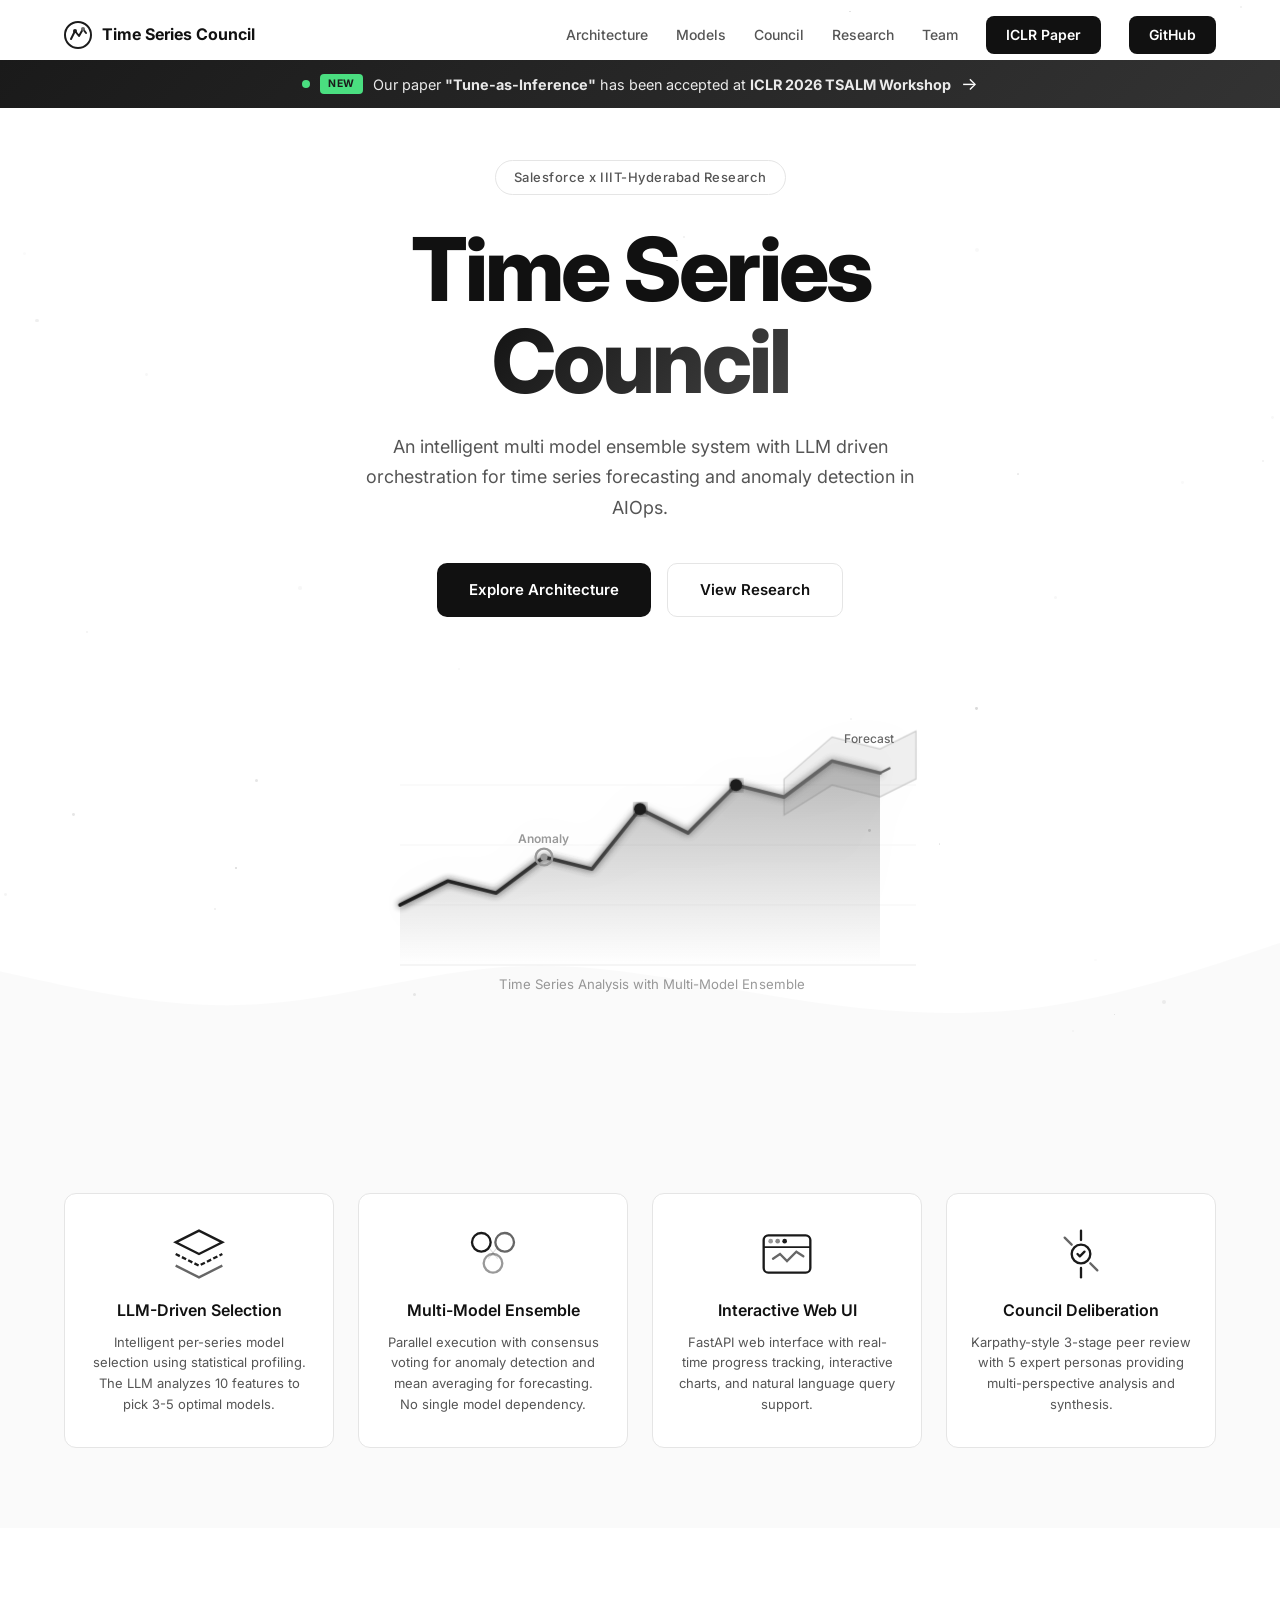
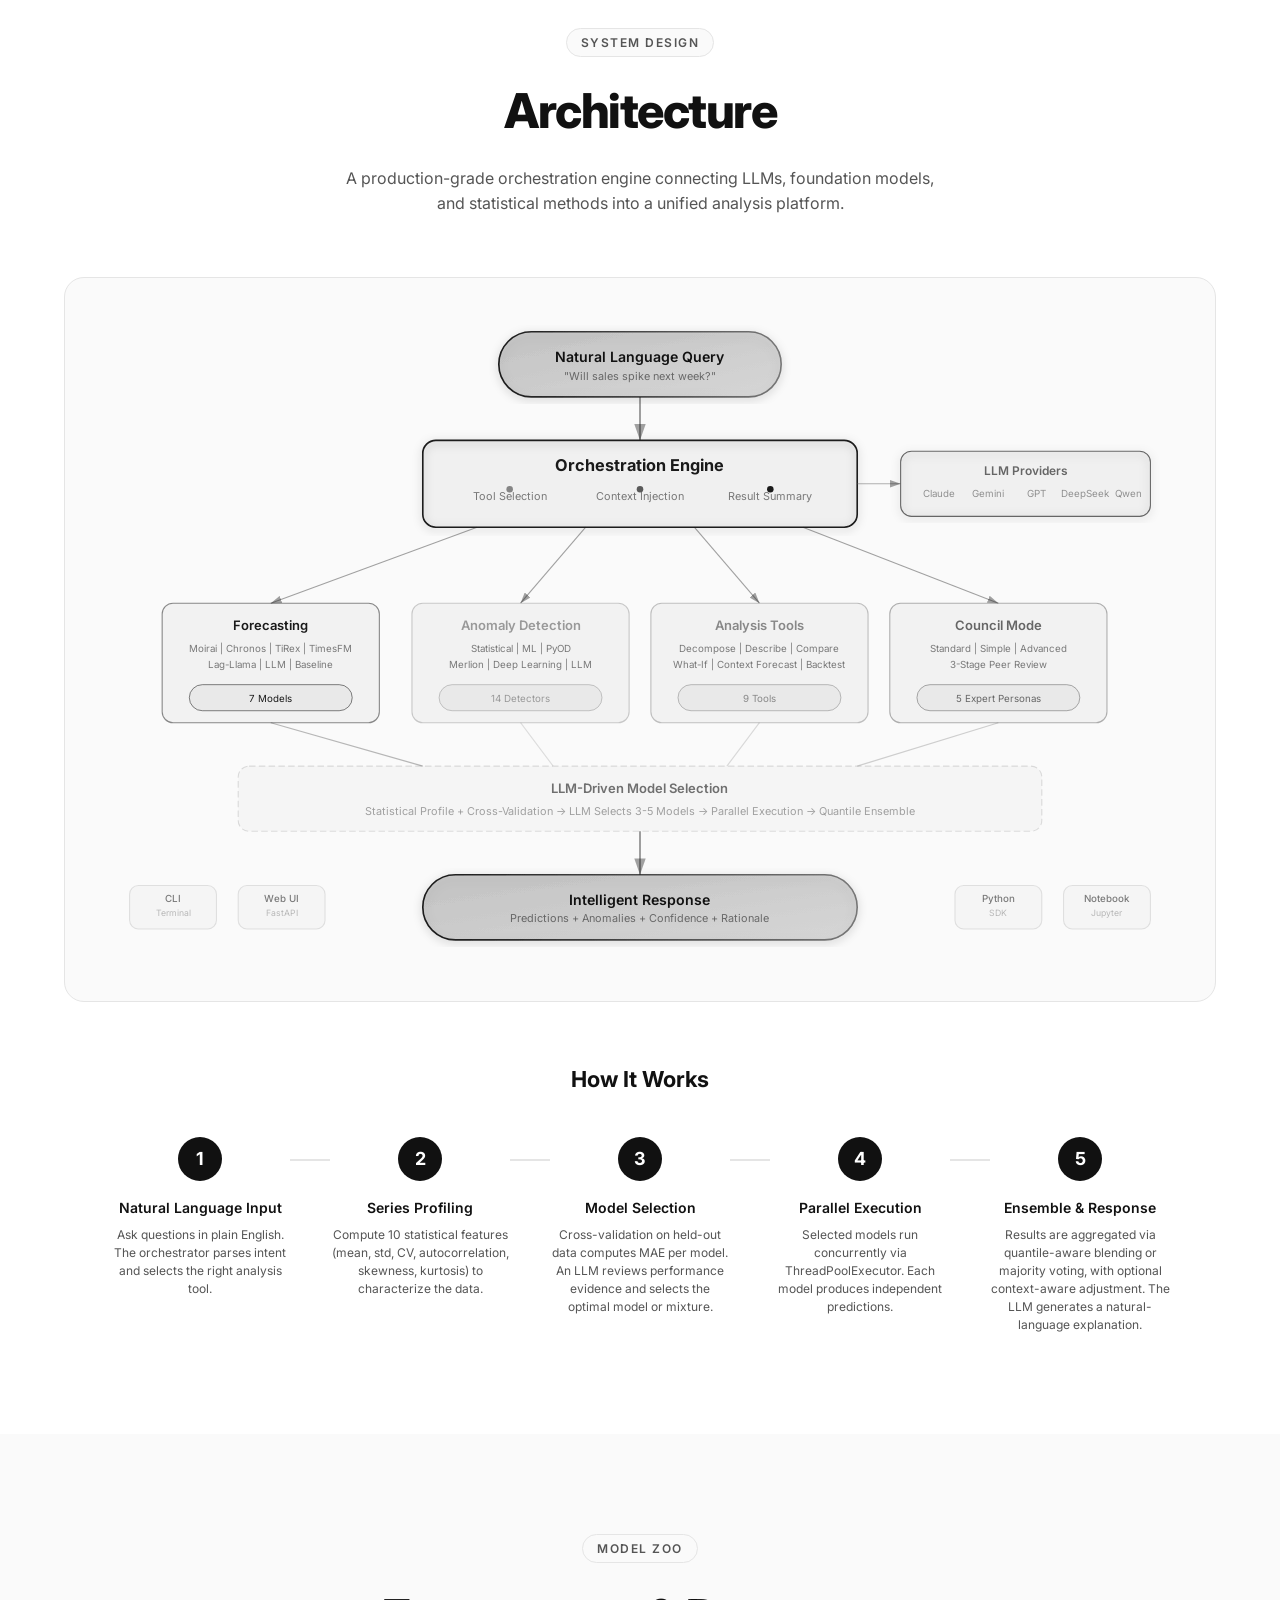
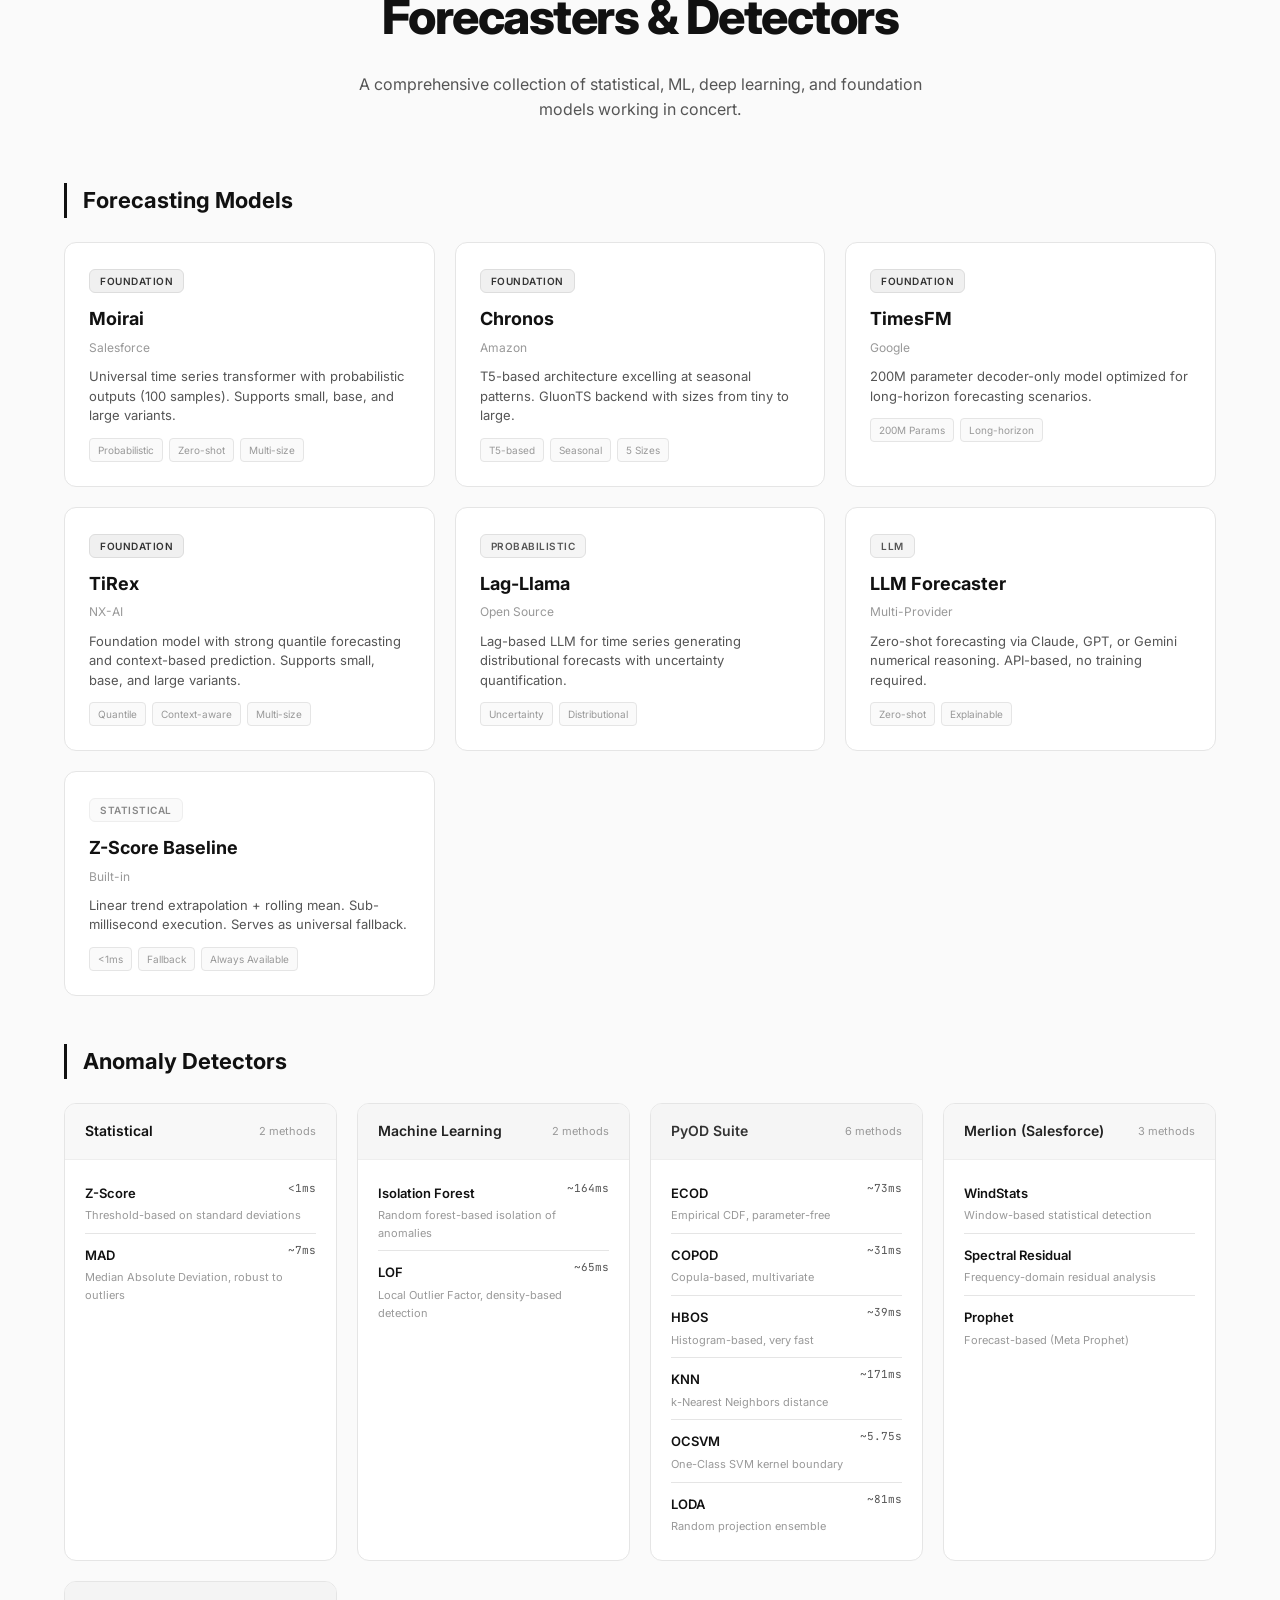
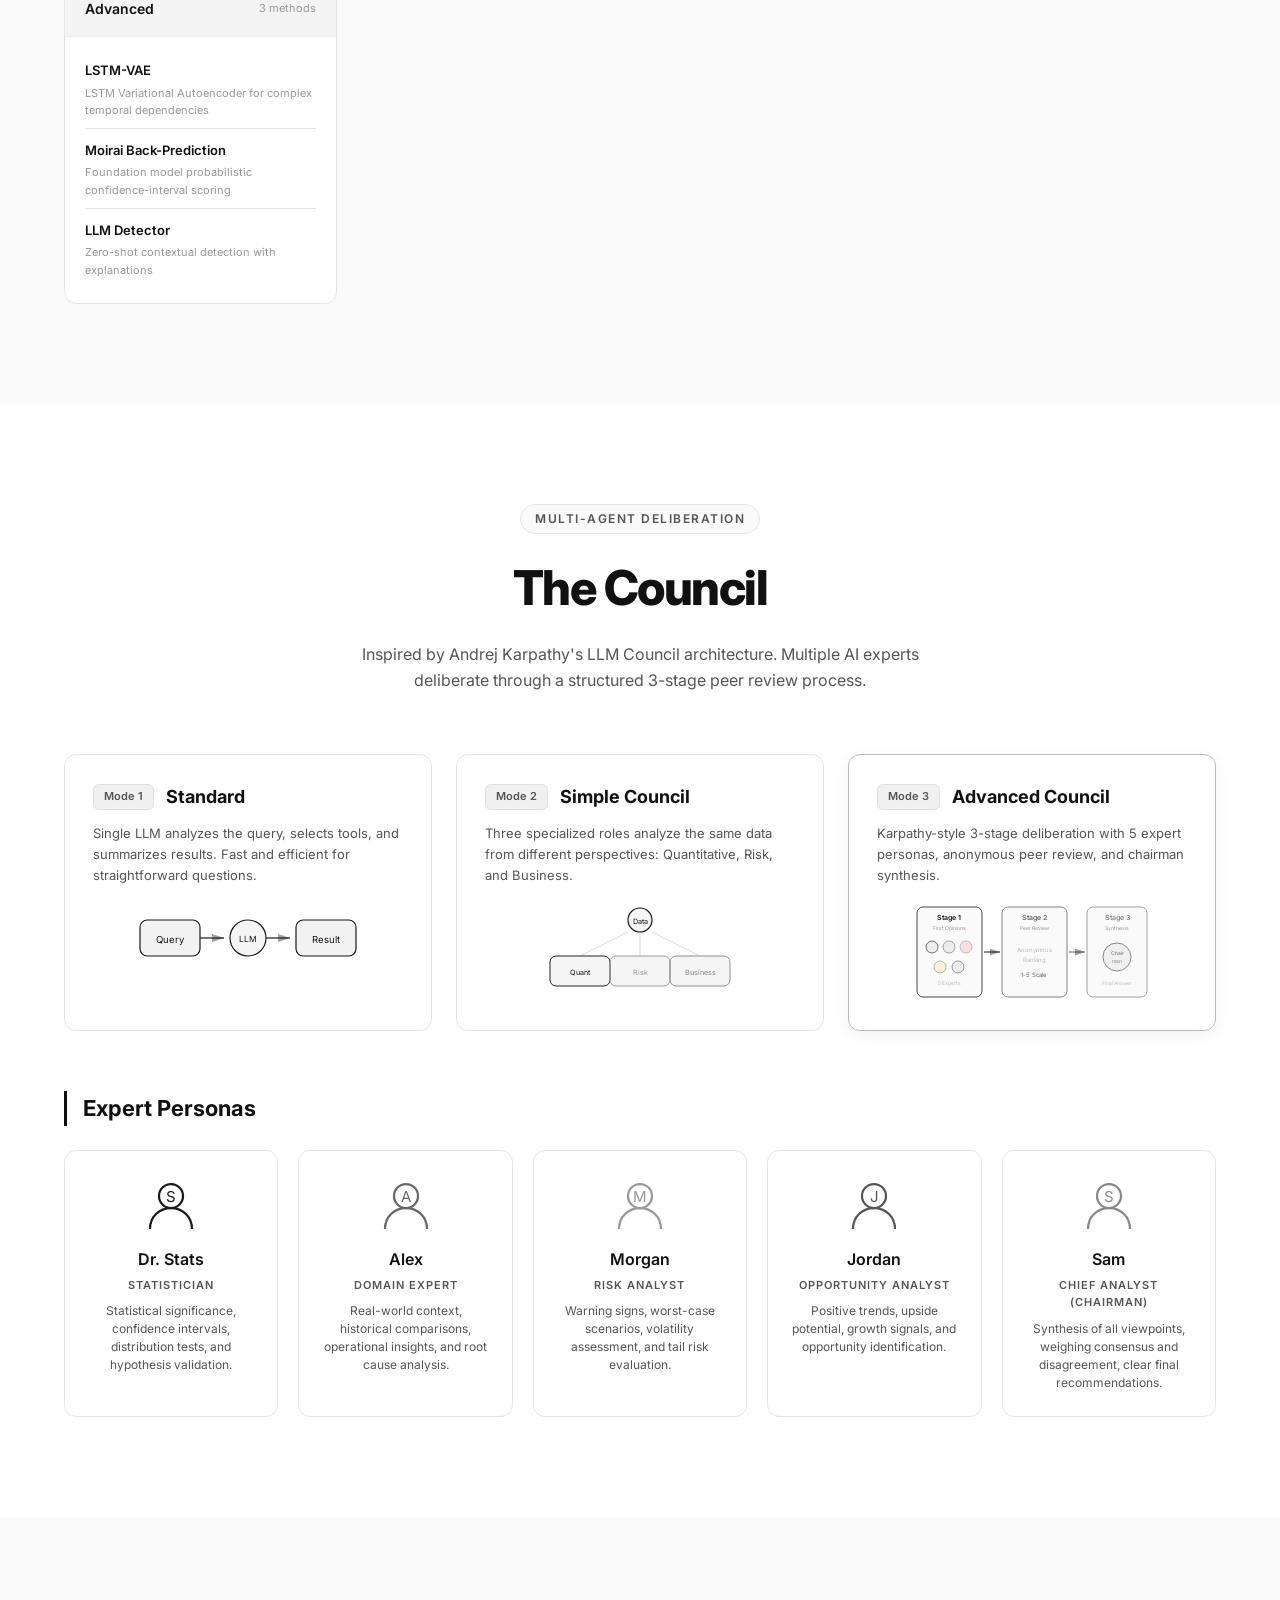
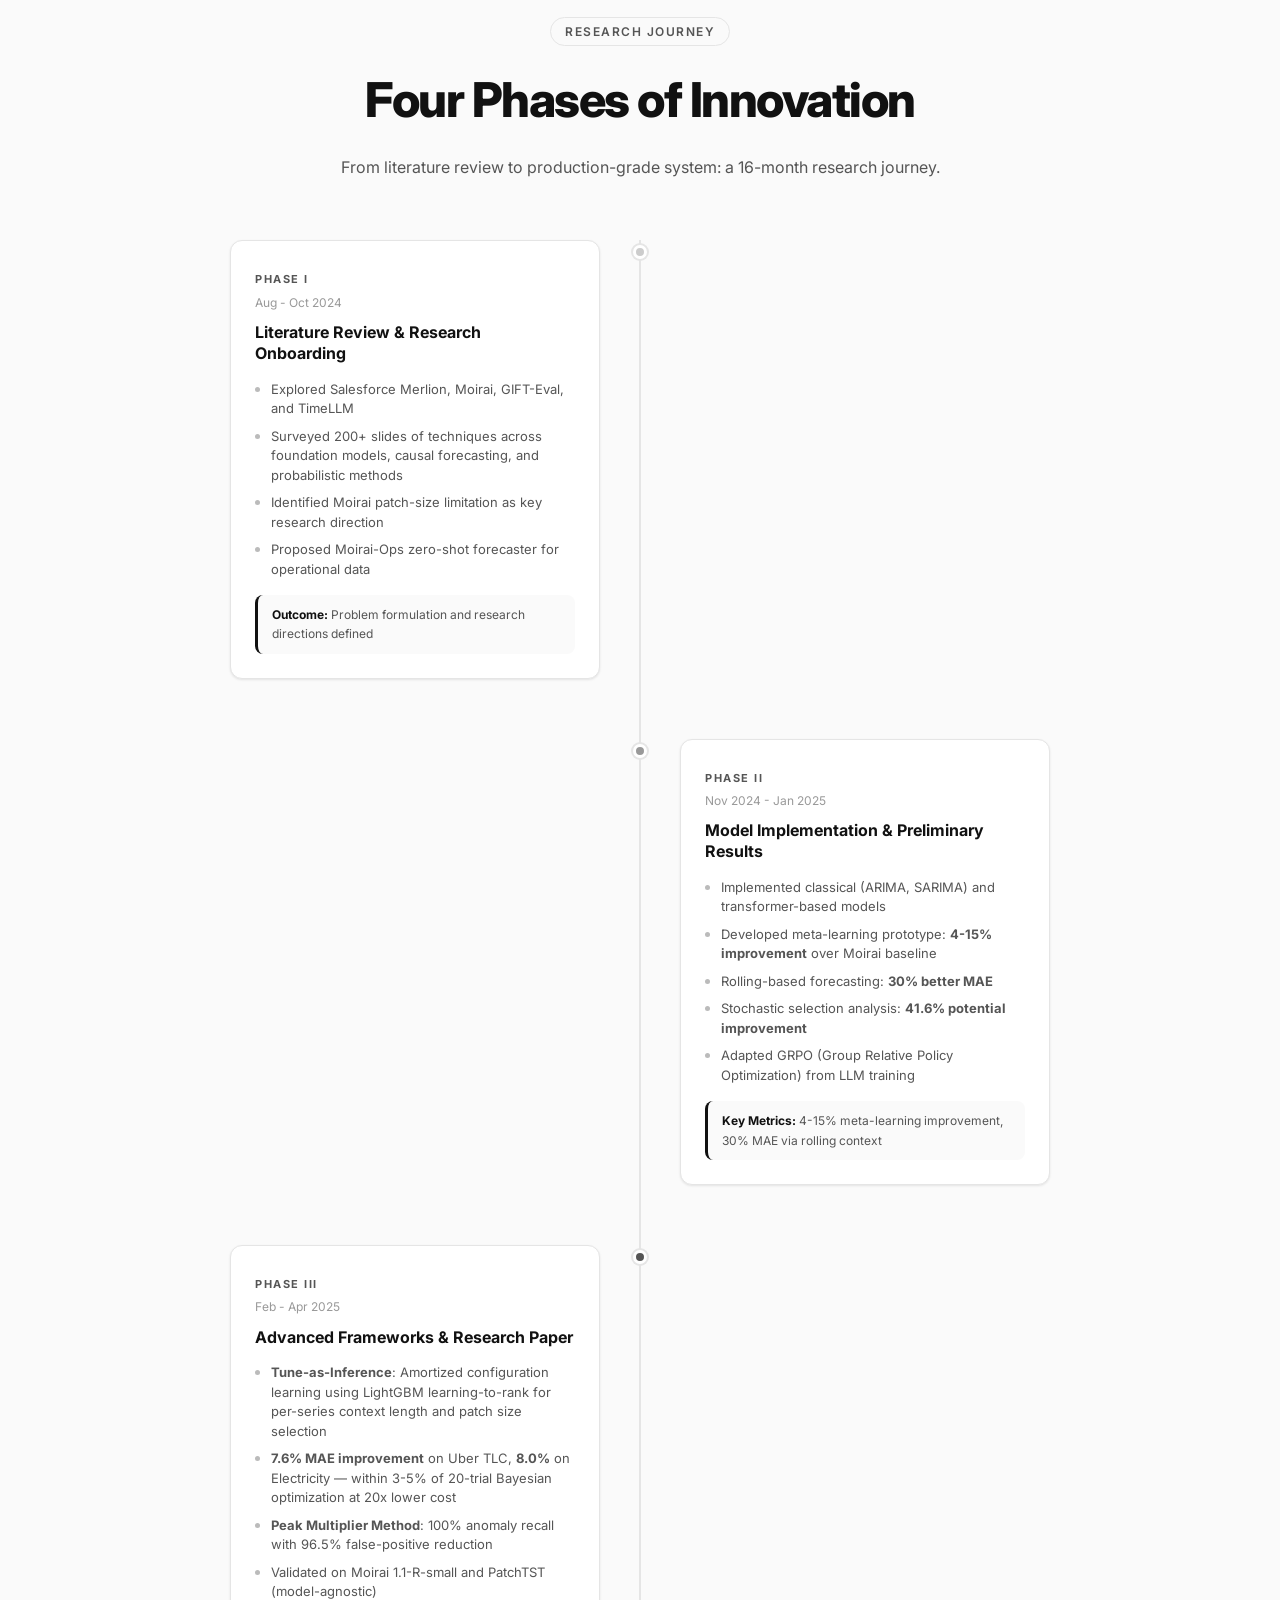
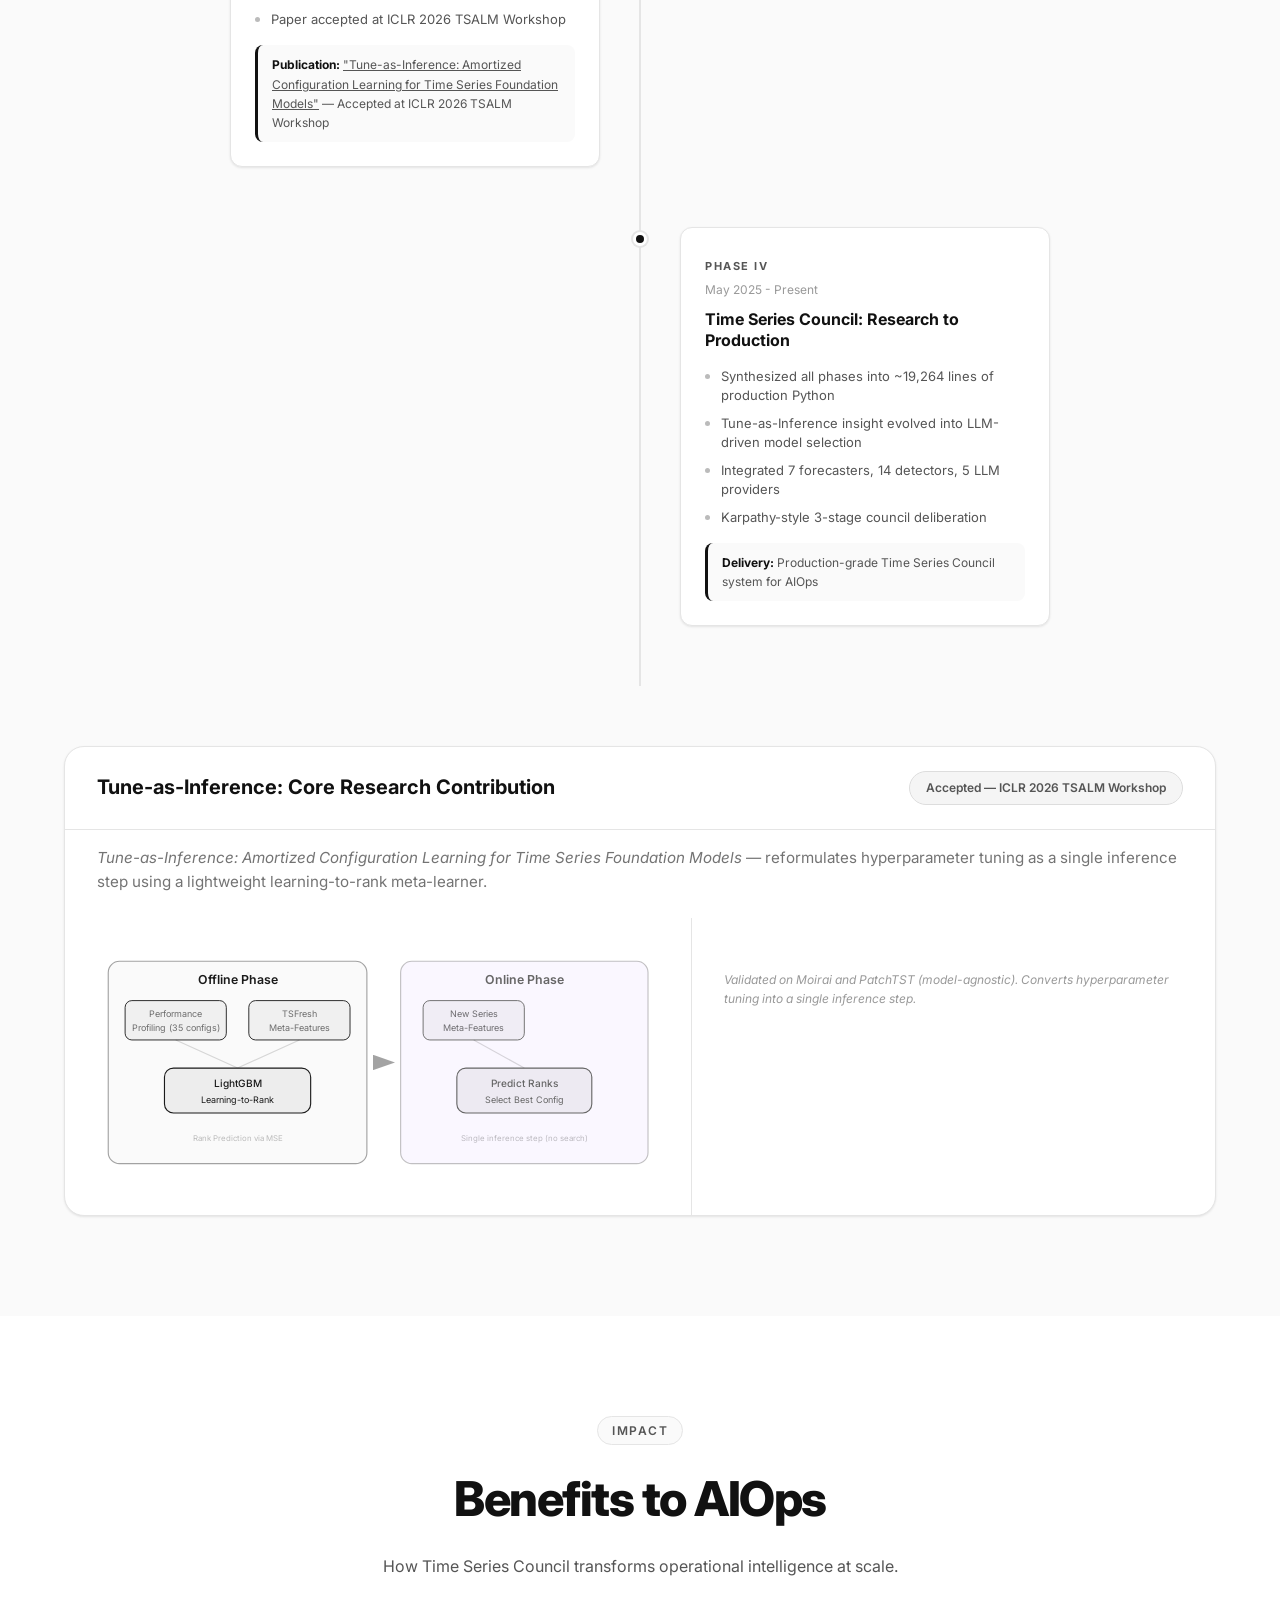
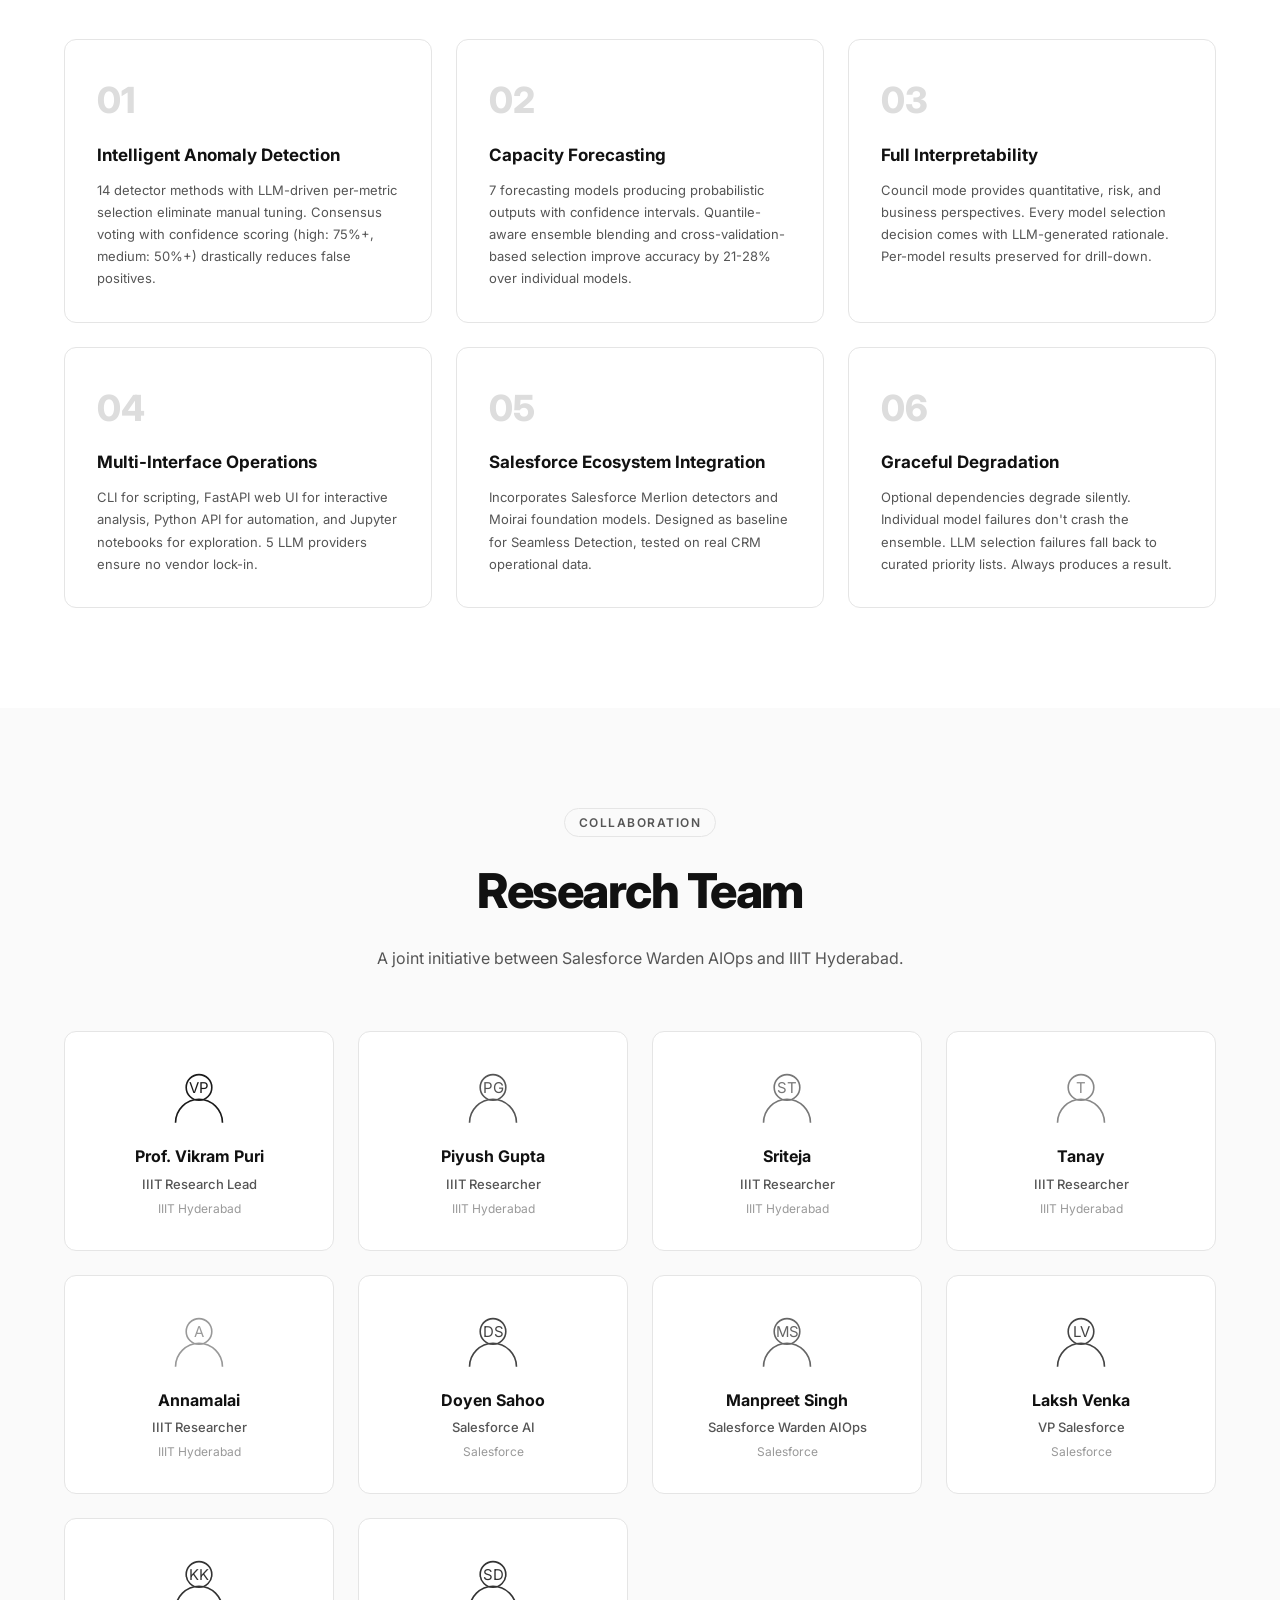
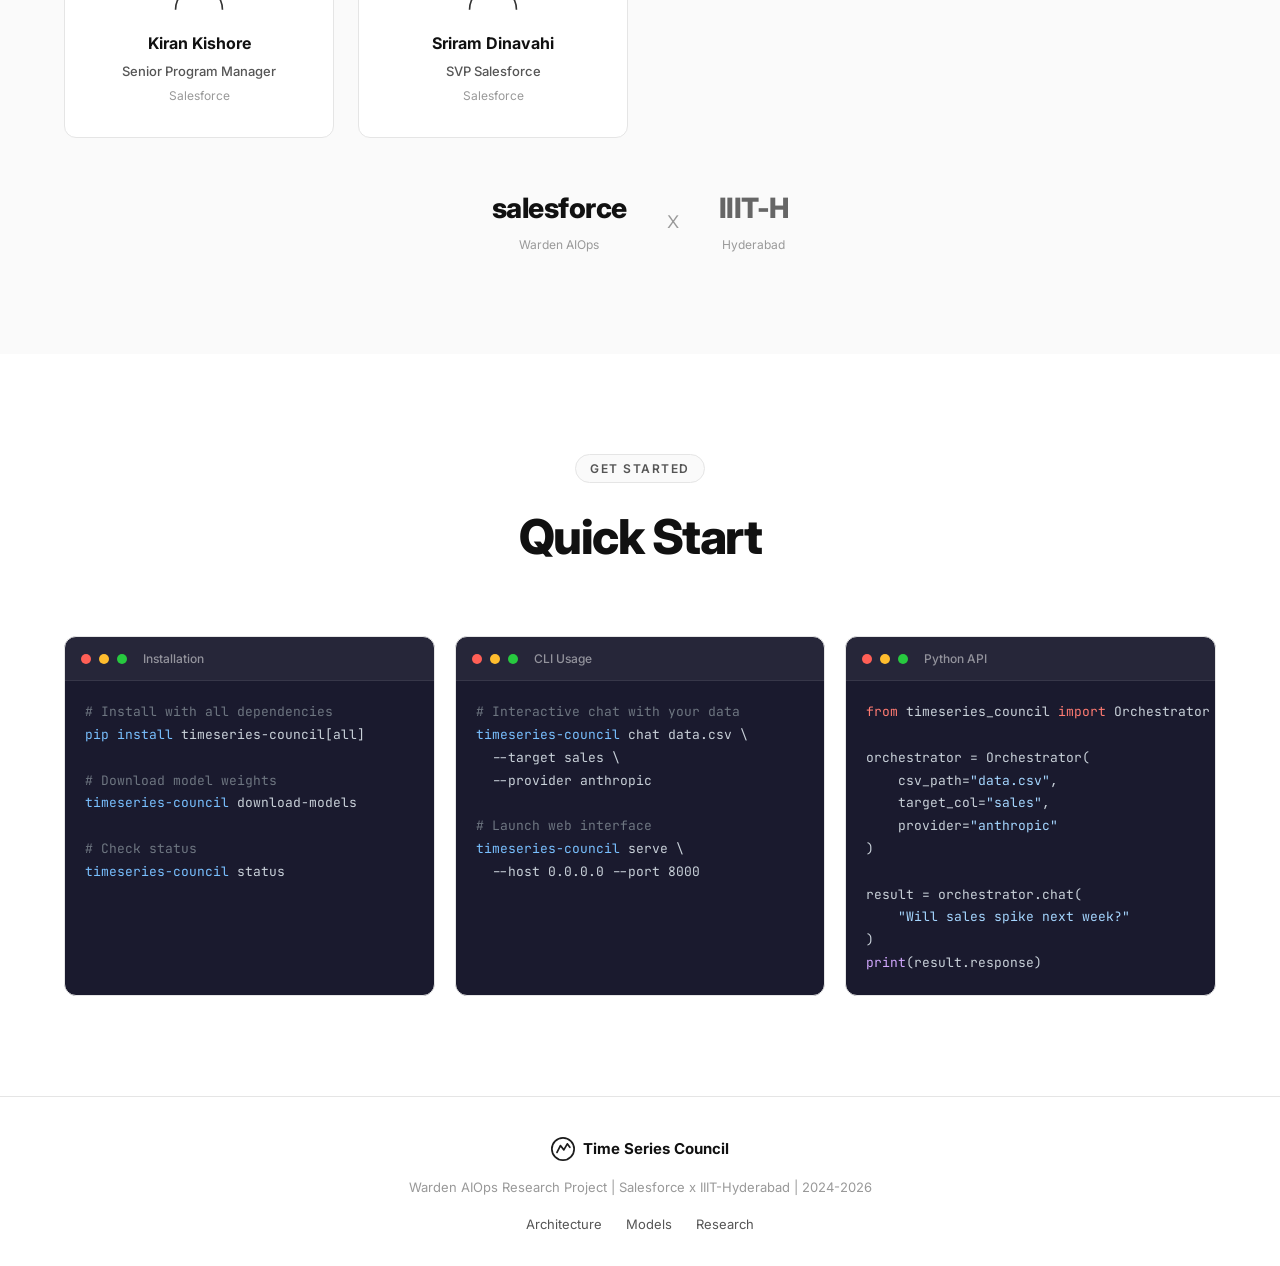
<file: docs/index.html>
<!DOCTYPE html>
<html lang="en">
<head>
    <meta charset="UTF-8">
    <meta name="viewport" content="width=device-width, initial-scale=1.0">
    <title>Time Series Council | AI-Powered Time Series Analysis</title>
    <link rel="stylesheet" href="css/style.css">
    <link rel="preconnect" href="https://fonts.googleapis.com">
    <link rel="preconnect" href="https://fonts.gstatic.com" crossorigin>
    <link href="https://fonts.googleapis.com/css2?family=Inter:wght@300;400;500;600;700;800&family=JetBrains+Mono:wght@400;500&display=swap" rel="stylesheet">
</head>
<body>
    <style>
        .announcement-banner {
            background: linear-gradient(135deg, #1a1a1a 0%, #333 100%);
            text-align: center;
            padding: 0;
            position: fixed;
            top: 60px;
            left: 0;
            right: 0;
            z-index: 999;
            overflow: hidden;
        }
        .announcement-banner a {
            display: inline-flex;
            align-items: center;
            gap: 10px;
            padding: 10px 20px;
            color: #fff;
            text-decoration: none;
            font-size: 0.9rem;
            font-family: 'Inter', sans-serif;
            transition: opacity 0.2s;
        }
        .announcement-banner a:hover {
            opacity: 0.85;
        }
        .announcement-pulse {
            width: 8px;
            height: 8px;
            background: #4ade80;
            border-radius: 50%;
            display: inline-block;
            animation: pulse-glow 2s ease-in-out infinite;
        }
        @keyframes pulse-glow {
            0%, 100% { box-shadow: 0 0 4px #4ade80, 0 0 8px #4ade80; opacity: 1; }
            50% { box-shadow: 0 0 12px #4ade80, 0 0 24px #4ade80; opacity: 0.7; }
        }
        .announcement-tag {
            background: #4ade80;
            color: #1a1a1a;
            font-size: 0.65rem;
            font-weight: 700;
            padding: 2px 8px;
            border-radius: 4px;
            letter-spacing: 0.05em;
        }
        .announcement-text {
            color: rgba(255,255,255,0.9);
        }
        .announcement-arrow {
            font-size: 1.1rem;
            transition: transform 0.2s;
        }
        .announcement-banner a:hover .announcement-arrow {
            transform: translateX(4px);
        }
    </style>

    <!-- Navigation -->
    <nav class="navbar" id="navbar">
        <div class="nav-container">
            <a href="#hero" class="nav-logo">
                <svg width="28" height="28" viewBox="0 0 28 28" fill="none">
                    <circle cx="14" cy="14" r="13" stroke="url(#logoGrad)" stroke-width="2"/>
                    <path d="M7 18L11 10L15 15L19 8L22 12" stroke="url(#logoGrad)" stroke-width="2" stroke-linecap="round" stroke-linejoin="round"/>
                    <circle cx="11" cy="10" r="2" fill="#1a1a1a"/>
                    <circle cx="19" cy="8" r="2" fill="#666666"/>
                    <defs>
                        <linearGradient id="logoGrad" x1="0" y1="0" x2="28" y2="28">
                            <stop stop-color="#1a1a1a"/><stop offset="1" stop-color="#777777"/>
                        </linearGradient>
                    </defs>
                </svg>
                <span>Time Series Council</span>
            </a>
            <div class="nav-links">
                <a href="#architecture">Architecture</a>
                <a href="#models">Models</a>
                <a href="#council">Council</a>
                <a href="#research">Research</a>
                <a href="#team">Team</a>
                <a href="https://openreview.net/forum?id=LycMKa0o0b" class="nav-btn" target="_blank">ICLR Paper</a>
                <a href="https://github.com/salesforce/timeseries-council" class="nav-btn" target="_blank">GitHub</a>
            </div>
            <button class="nav-toggle" id="navToggle" aria-label="Toggle menu">
                <span></span><span></span><span></span>
            </button>
        </div>
    </nav>

    <!-- ICLR Paper Announcement Banner -->
    <div class="announcement-banner">
        <a href="https://openreview.net/forum?id=LycMKa0o0b" target="_blank">
            <span class="announcement-pulse"></span>
            <span class="announcement-tag">NEW</span>
            <span class="announcement-text">Our paper <strong>"Tune-as-Inference"</strong> has been accepted at <strong>ICLR 2026 TSALM Workshop</strong></span>
            <span class="announcement-arrow">&rarr;</span>
        </a>
    </div>

    <!-- Hero Section -->
    <section class="hero" id="hero">
        <div class="hero-bg">
            <svg class="hero-wave" viewBox="0 0 1440 320" preserveAspectRatio="none">
                <path fill="rgba(0,0,0,0.02)" d="M0,160L48,170.7C96,181,192,203,288,197.3C384,192,480,160,576,154.7C672,149,768,171,864,186.7C960,203,1056,213,1152,202.7C1248,192,1344,160,1392,144L1440,128V320H0Z"/>
            </svg>
            <div class="hero-particles" id="heroParticles"></div>
        </div>
        <div class="hero-content">
            <div class="hero-badge">Salesforce x IIIT-Hyderabad Research</div>
            <h1 class="hero-title">
                <span class="hero-title-line">Time Series</span>
                <span class="hero-title-line gradient-text">Council</span>
            </h1>
            <p class="hero-subtitle">
                An intelligent multi model ensemble system with LLM driven orchestration
                for time series forecasting and anomaly detection in AIOps.
            </p>
            <div class="hero-actions">
                <a href="#architecture" class="btn btn-primary">Explore Architecture</a>
                <a href="#research" class="btn btn-secondary">View Research</a>
            </div>
        </div>
        <div class="hero-visual">
            <svg viewBox="0 0 500 300" class="hero-chart" id="heroChart">
                <defs>
                    <linearGradient id="chartGrad" x1="0%" y1="0%" x2="0%" y2="100%">
                        <stop offset="0%" stop-color="#1a1a1a" stop-opacity="0.3"/>
                        <stop offset="100%" stop-color="#1a1a1a" stop-opacity="0"/>
                    </linearGradient>
                    <linearGradient id="lineGrad" x1="0%" y1="0%" x2="100%" y2="0%">
                        <stop offset="0%" stop-color="#1a1a1a"/>
                        <stop offset="100%" stop-color="#777777"/>
                    </linearGradient>
                    <filter id="glow">
                        <feGaussianBlur stdDeviation="3" result="coloredBlur"/>
                        <feMerge><feMergeNode in="coloredBlur"/><feMergeNode in="SourceGraphic"/></feMerge>
                    </filter>
                </defs>
                <!-- Grid lines -->
                <line x1="50" y1="250" x2="480" y2="250" stroke="rgba(0,0,0,0.08)" stroke-width="1"/>
                <line x1="50" y1="200" x2="480" y2="200" stroke="rgba(0,0,0,0.04)" stroke-width="1"/>
                <line x1="50" y1="150" x2="480" y2="150" stroke="rgba(0,0,0,0.04)" stroke-width="1"/>
                <line x1="50" y1="100" x2="480" y2="100" stroke="rgba(0,0,0,0.04)" stroke-width="1"/>
                <!-- Area fill -->
                <path class="chart-area" d="M50,200 L90,180 L130,190 L170,160 L210,170 L250,120 L290,140 L330,100 L370,110 L410,80 L450,90 L450,250 L50,250 Z" fill="url(#chartGrad)"/>
                <!-- Main line -->
                <polyline class="chart-line" points="50,200 90,180 130,190 170,160 210,170 250,120 290,140 330,100 370,110 410,80 450,90" fill="none" stroke="url(#lineGrad)" stroke-width="3" stroke-linecap="round" stroke-linejoin="round" filter="url(#glow)"/>
                <!-- Forecast line (dashed) -->
                <polyline class="chart-forecast" points="370,110 410,80 450,90 480,75" fill="none" stroke="#666666" stroke-width="2" stroke-dasharray="8 4" stroke-linecap="round"/>
                <!-- Confidence band -->
                <path class="chart-confidence" d="M370,95 L410,60 L450,70 L480,55 L480,95 L450,110 L410,100 L370,125 Z" fill="#666666" fill-opacity="0.1" stroke="#666666" stroke-opacity="0.3" stroke-width="1"/>
                <!-- Data points -->
                <circle cx="250" cy="120" r="5" fill="#1a1a1a" filter="url(#glow)" class="pulse-dot"/>
                <circle cx="330" cy="100" r="5" fill="#1a1a1a" filter="url(#glow)" class="pulse-dot"/>
                <!-- Anomaly marker -->
                <circle cx="170" cy="160" r="7" fill="none" stroke="#999999" stroke-width="2" class="anomaly-ring"/>
                <circle cx="170" cy="160" r="3" fill="#999999"/>
                <text x="170" y="148" text-anchor="middle" fill="#999999" font-size="10" font-weight="600">Anomaly</text>
                <!-- Labels -->
                <text x="420" y="65" fill="#666666" font-size="10" font-weight="500">Forecast</text>
                <text x="260" y="270" fill="rgba(0,0,0,0.40)" font-size="11" text-anchor="middle">Time Series Analysis with Multi-Model Ensemble</text>
            </svg>
        </div>
    </section>

    <!-- Key Features -->
    <section class="features" id="features">
        <div class="container">
            <div class="features-grid">
                <div class="feature-card" data-animate>
                    <div class="feature-icon">
                        <svg viewBox="0 0 48 48" fill="none"><path d="M24 4L4 14L24 24L44 14L24 4Z" stroke="#1a1a1a" stroke-width="2"/><path d="M4 24L24 34L44 24" stroke="#1a1a1a" stroke-width="2" stroke-dasharray="4 2"/><path d="M4 34L24 44L44 34" stroke="#666666" stroke-width="2"/></svg>
                    </div>
                    <h3>LLM-Driven Selection</h3>
                    <p>Intelligent per-series model selection using statistical profiling. The LLM analyzes 10 features to pick 3-5 optimal models.</p>
                </div>
                <div class="feature-card" data-animate>
                    <div class="feature-icon">
                        <svg viewBox="0 0 48 48" fill="none"><circle cx="14" cy="14" r="8" stroke="#1a1a1a" stroke-width="2"/><circle cx="34" cy="14" r="8" stroke="#666666" stroke-width="2"/><circle cx="24" cy="32" r="8" stroke="#999999" stroke-width="2"/><line x1="20" y1="18" x2="28" y2="28" stroke="rgba(0,0,0,0.12)" stroke-width="1"/><line x1="28" y1="18" x2="20" y2="28" stroke="rgba(0,0,0,0.12)" stroke-width="1"/></svg>
                    </div>
                    <h3>Multi-Model Ensemble</h3>
                    <p>Parallel execution with consensus voting for anomaly detection and mean averaging for forecasting. No single model dependency.</p>
                </div>
                <div class="feature-card" data-animate>
                    <div class="feature-icon">
                        <svg viewBox="0 0 48 48" fill="none"><rect x="4" y="8" width="40" height="32" rx="4" stroke="#1a1a1a" stroke-width="2"/><path d="M4 18H44" stroke="#1a1a1a" stroke-width="1.5"/><circle cx="10" cy="13" r="2" fill="#999999"/><circle cx="16" cy="13" r="2" fill="#888888"/><circle cx="22" cy="13" r="2" fill="#1a1a1a"/><path d="M12 28L18 24L24 30L32 22L38 26" stroke="#666666" stroke-width="2" stroke-linecap="round"/></svg>
                    </div>
                    <h3>Interactive Web UI</h3>
                    <p>FastAPI web interface with real-time progress tracking, interactive charts, and natural language query support.</p>
                </div>
                <div class="feature-card" data-animate>
                    <div class="feature-icon">
                        <svg viewBox="0 0 48 48" fill="none"><path d="M24 4V12" stroke="#1a1a1a" stroke-width="2" stroke-linecap="round"/><path d="M24 36V44" stroke="#1a1a1a" stroke-width="2" stroke-linecap="round"/><path d="M10 10L16 16" stroke="#666666" stroke-width="2" stroke-linecap="round"/><path d="M32 32L38 38" stroke="#666666" stroke-width="2" stroke-linecap="round"/><circle cx="24" cy="24" r="8" stroke="#1a1a1a" stroke-width="2"/><path d="M21 24L23 26L27 22" stroke="#1a1a1a" stroke-width="2" stroke-linecap="round" stroke-linejoin="round"/></svg>
                    </div>
                    <h3>Council Deliberation</h3>
                    <p>Karpathy-style 3-stage peer review with 5 expert personas providing multi-perspective analysis and synthesis.</p>
                </div>
            </div>
        </div>
    </section>

    <!-- Architecture Section -->
    <section class="section architecture" id="architecture">
        <div class="container">
            <div class="section-header">
                <span class="section-tag">System Design</span>
                <h2>Architecture</h2>
                <p>A production-grade orchestration engine connecting LLMs, foundation models, and statistical methods into a unified analysis platform.</p>
            </div>

            <!-- Architecture Diagram -->
            <div class="arch-diagram-wrapper">
                <svg viewBox="0 0 1000 600" class="arch-diagram" id="archDiagram">
                    <defs>
                        <linearGradient id="grad1" x1="0%" y1="0%" x2="100%" y2="100%">
                            <stop offset="0%" stop-color="#1a1a1a" stop-opacity="0.2"/>
                            <stop offset="100%" stop-color="#777777" stop-opacity="0.2"/>
                        </linearGradient>
                        <linearGradient id="grad2" x1="0%" y1="0%" x2="100%" y2="0%">
                            <stop offset="0%" stop-color="#1a1a1a"/><stop offset="100%" stop-color="#777777"/>
                        </linearGradient>
                        <filter id="shadow">
                            <feDropShadow dx="0" dy="2" stdDeviation="4" flood-color="rgba(0,0,0,0.3)"/>
                        </filter>
                        <marker id="arrowhead" markerWidth="10" markerHeight="7" refX="10" refY="3.5" orient="auto">
                            <polygon points="0 0, 10 3.5, 0 7" fill="#1a1a1a" fill-opacity="0.4"/>
                        </marker>
                    </defs>

                    <!-- User Input Layer -->
                    <g class="arch-layer" data-layer="input">
                        <rect x="370" y="20" width="260" height="60" rx="30" fill="url(#grad1)" stroke="url(#grad2)" stroke-width="1.5" filter="url(#shadow)"/>
                        <text x="500" y="48" text-anchor="middle" fill="#111111" font-size="13" font-weight="600">Natural Language Query</text>
                        <text x="500" y="64" text-anchor="middle" fill="rgba(0,0,0,0.50)" font-size="10">"Will sales spike next week?"</text>
                    </g>

                    <!-- Arrow down -->
                    <line x1="500" y1="80" x2="500" y2="120" stroke="#1a1a1a" stroke-width="1.5" stroke-opacity="0.5" marker-end="url(#arrowhead)"/>

                    <!-- Orchestrator -->
                    <g class="arch-layer" data-layer="orchestrator">
                        <rect x="300" y="120" width="400" height="80" rx="12" fill="rgba(0,0,0,0.03)" stroke="#1a1a1a" stroke-width="1.5" filter="url(#shadow)"/>
                        <text x="500" y="148" text-anchor="middle" fill="#1a1a1a" font-size="15" font-weight="700">Orchestration Engine</text>
                        <text x="380" y="175" text-anchor="middle" fill="rgba(0,0,0,0.50)" font-size="10">Tool Selection</text>
                        <text x="500" y="175" text-anchor="middle" fill="rgba(0,0,0,0.50)" font-size="10">Context Injection</text>
                        <text x="620" y="175" text-anchor="middle" fill="rgba(0,0,0,0.50)" font-size="10">Result Summary</text>
                        <!-- small circles as step indicators -->
                        <circle cx="380" cy="165" r="3" fill="#1a1a1a" fill-opacity="0.5"/>
                        <circle cx="500" cy="165" r="3" fill="#1a1a1a" fill-opacity="0.7"/>
                        <circle cx="620" cy="165" r="3" fill="#1a1a1a"/>
                    </g>

                    <!-- LLM Provider Strip -->
                    <g class="arch-layer" data-layer="llm">
                        <rect x="740" y="130" width="230" height="60" rx="10" fill="rgba(0,0,0,0.03)" stroke="#666666" stroke-width="1" filter="url(#shadow)"/>
                        <text x="855" y="152" text-anchor="middle" fill="#666666" font-size="11" font-weight="600">LLM Providers</text>
                        <text x="775" y="172" text-anchor="middle" fill="rgba(0,0,0,0.40)" font-size="9">Claude</text>
                        <text x="820" y="172" text-anchor="middle" fill="rgba(0,0,0,0.40)" font-size="9">Gemini</text>
                        <text x="865" y="172" text-anchor="middle" fill="rgba(0,0,0,0.40)" font-size="9">GPT</text>
                        <text x="910" y="172" text-anchor="middle" fill="rgba(0,0,0,0.40)" font-size="9">DeepSeek</text>
                        <text x="950" y="172" text-anchor="middle" fill="rgba(0,0,0,0.40)" font-size="9">Qwen</text>
                    </g>
                    <line x1="700" y1="160" x2="740" y2="160" stroke="#666666" stroke-width="1" stroke-opacity="0.5" marker-end="url(#arrowhead)"/>

                    <!-- Arrows from Orchestrator down to tools -->
                    <line x1="350" y1="200" x2="160" y2="270" stroke="#1a1a1a" stroke-width="1" stroke-opacity="0.4" marker-end="url(#arrowhead)"/>
                    <line x1="450" y1="200" x2="390" y2="270" stroke="#1a1a1a" stroke-width="1" stroke-opacity="0.4" marker-end="url(#arrowhead)"/>
                    <line x1="550" y1="200" x2="610" y2="270" stroke="#1a1a1a" stroke-width="1" stroke-opacity="0.4" marker-end="url(#arrowhead)"/>
                    <line x1="650" y1="200" x2="830" y2="270" stroke="#1a1a1a" stroke-width="1" stroke-opacity="0.4" marker-end="url(#arrowhead)"/>

                    <!-- Tool Cards Row -->
                    <!-- Forecasting -->
                    <g class="arch-layer tool-card" data-layer="forecast">
                        <rect x="60" y="270" width="200" height="110" rx="10" fill="rgba(0,0,0,0.03)" stroke="#1a1a1a" stroke-width="1" stroke-opacity="0.5"/>
                        <text x="160" y="295" text-anchor="middle" fill="#1a1a1a" font-size="12" font-weight="600">Forecasting</text>
                        <text x="160" y="315" text-anchor="middle" fill="rgba(0,0,0,0.50)" font-size="9">Moirai | Chronos | TiRex | TimesFM</text>
                        <text x="160" y="330" text-anchor="middle" fill="rgba(0,0,0,0.50)" font-size="9">Lag-Llama | LLM | Baseline</text>
                        <rect x="85" y="345" width="150" height="24" rx="12" fill="rgba(0,0,0,0.04)" stroke="#1a1a1a" stroke-width="0.5"/>
                        <text x="160" y="361" text-anchor="middle" fill="#1a1a1a" font-size="9">7 Models</text>
                    </g>

                    <!-- Anomaly Detection -->
                    <g class="arch-layer tool-card" data-layer="anomaly">
                        <rect x="290" y="270" width="200" height="110" rx="10" fill="rgba(0,0,0,0.03)" stroke="#999999" stroke-width="1" stroke-opacity="0.5"/>
                        <text x="390" y="295" text-anchor="middle" fill="#999999" font-size="12" font-weight="600">Anomaly Detection</text>
                        <text x="390" y="315" text-anchor="middle" fill="rgba(0,0,0,0.50)" font-size="9">Statistical | ML | PyOD</text>
                        <text x="390" y="330" text-anchor="middle" fill="rgba(0,0,0,0.50)" font-size="9">Merlion | Deep Learning | LLM</text>
                        <rect x="315" y="345" width="150" height="24" rx="12" fill="rgba(0,0,0,0.04)" stroke="#999999" stroke-width="0.5"/>
                        <text x="390" y="361" text-anchor="middle" fill="#999999" font-size="9">14 Detectors</text>
                    </g>

                    <!-- Analysis Tools -->
                    <g class="arch-layer tool-card" data-layer="tools">
                        <rect x="510" y="270" width="200" height="110" rx="10" fill="rgba(0,0,0,0.03)" stroke="#888888" stroke-width="1" stroke-opacity="0.5"/>
                        <text x="610" y="295" text-anchor="middle" fill="#888888" font-size="12" font-weight="600">Analysis Tools</text>
                        <text x="610" y="315" text-anchor="middle" fill="rgba(0,0,0,0.50)" font-size="9">Decompose | Describe | Compare</text>
                        <text x="610" y="330" text-anchor="middle" fill="rgba(0,0,0,0.50)" font-size="9">What-If | Context Forecast | Backtest</text>
                        <rect x="535" y="345" width="150" height="24" rx="12" fill="rgba(0,0,0,0.04)" stroke="#888888" stroke-width="0.5"/>
                        <text x="610" y="361" text-anchor="middle" fill="#888888" font-size="9">9 Tools</text>
                    </g>

                    <!-- Council -->
                    <g class="arch-layer tool-card" data-layer="council">
                        <rect x="730" y="270" width="200" height="110" rx="10" fill="rgba(0,0,0,0.03)" stroke="#666666" stroke-width="1" stroke-opacity="0.5"/>
                        <text x="830" y="295" text-anchor="middle" fill="#666666" font-size="12" font-weight="600">Council Mode</text>
                        <text x="830" y="315" text-anchor="middle" fill="rgba(0,0,0,0.50)" font-size="9">Standard | Simple | Advanced</text>
                        <text x="830" y="330" text-anchor="middle" fill="rgba(0,0,0,0.50)" font-size="9">3-Stage Peer Review</text>
                        <rect x="755" y="345" width="150" height="24" rx="12" fill="rgba(0,0,0,0.04)" stroke="#666666" stroke-width="0.5"/>
                        <text x="830" y="361" text-anchor="middle" fill="#666666" font-size="9">5 Expert Personas</text>
                    </g>

                    <!-- Model Selection Layer -->
                    <g class="arch-layer" data-layer="selection">
                        <rect x="130" y="420" width="740" height="60" rx="10" fill="rgba(0,0,0,0.02)" stroke="rgba(0,0,0,0.12)" stroke-width="1" stroke-dasharray="6 3"/>
                        <text x="500" y="445" text-anchor="middle" fill="rgba(0,0,0,0.55)" font-size="12" font-weight="600">LLM-Driven Model Selection</text>
                        <text x="500" y="465" text-anchor="middle" fill="rgba(0,0,0,0.35)" font-size="10">Statistical Profile + Cross-Validation &rarr; LLM Selects 3-5 Models &rarr; Parallel Execution &rarr; Quantile Ensemble</text>
                    </g>

                    <!-- Arrows down from tools to selection -->
                    <line x1="160" y1="380" x2="300" y2="420" stroke="#1a1a1a" stroke-width="1" stroke-opacity="0.3"/>
                    <line x1="390" y1="380" x2="420" y2="420" stroke="#999999" stroke-width="1" stroke-opacity="0.3"/>
                    <line x1="610" y1="380" x2="580" y2="420" stroke="#888888" stroke-width="1" stroke-opacity="0.3"/>
                    <line x1="830" y1="380" x2="700" y2="420" stroke="#666666" stroke-width="1" stroke-opacity="0.3"/>

                    <!-- Output Layer -->
                    <g class="arch-layer" data-layer="output">
                        <rect x="300" y="520" width="400" height="60" rx="30" fill="url(#grad1)" stroke="url(#grad2)" stroke-width="1.5" filter="url(#shadow)"/>
                        <text x="500" y="548" text-anchor="middle" fill="#111111" font-size="13" font-weight="600">Intelligent Response</text>
                        <text x="500" y="564" text-anchor="middle" fill="rgba(0,0,0,0.50)" font-size="10">Predictions + Anomalies + Confidence + Rationale</text>
                    </g>
                    <line x1="500" y1="480" x2="500" y2="520" stroke="#1a1a1a" stroke-width="1.5" stroke-opacity="0.5" marker-end="url(#arrowhead)"/>

                    <!-- Interface icons -->
                    <g class="arch-layer" data-layer="interfaces">
                        <rect x="30" y="530" width="80" height="40" rx="8" fill="rgba(0,0,0,0.02)" stroke="rgba(0,0,0,0.10)" stroke-width="1"/>
                        <text x="70" y="545" text-anchor="middle" fill="rgba(0,0,0,0.50)" font-size="9" font-weight="500">CLI</text>
                        <text x="70" y="558" text-anchor="middle" fill="rgba(0,0,0,0.25)" font-size="8">Terminal</text>

                        <rect x="130" y="530" width="80" height="40" rx="8" fill="rgba(0,0,0,0.02)" stroke="rgba(0,0,0,0.10)" stroke-width="1"/>
                        <text x="170" y="545" text-anchor="middle" fill="rgba(0,0,0,0.50)" font-size="9" font-weight="500">Web UI</text>
                        <text x="170" y="558" text-anchor="middle" fill="rgba(0,0,0,0.25)" font-size="8">FastAPI</text>

                        <rect x="790" y="530" width="80" height="40" rx="8" fill="rgba(0,0,0,0.02)" stroke="rgba(0,0,0,0.10)" stroke-width="1"/>
                        <text x="830" y="545" text-anchor="middle" fill="rgba(0,0,0,0.50)" font-size="9" font-weight="500">Python</text>
                        <text x="830" y="558" text-anchor="middle" fill="rgba(0,0,0,0.25)" font-size="8">SDK</text>

                        <rect x="890" y="530" width="80" height="40" rx="8" fill="rgba(0,0,0,0.02)" stroke="rgba(0,0,0,0.10)" stroke-width="1"/>
                        <text x="930" y="545" text-anchor="middle" fill="rgba(0,0,0,0.50)" font-size="9" font-weight="500">Notebook</text>
                        <text x="930" y="558" text-anchor="middle" fill="rgba(0,0,0,0.25)" font-size="8">Jupyter</text>
                    </g>
                </svg>
            </div>

            <!-- Pipeline Steps -->
            <div class="pipeline">
                <h3 class="pipeline-title">How It Works</h3>
                <div class="pipeline-steps">
                    <div class="pipeline-step" data-animate>
                        <div class="step-number">1</div>
                        <div class="step-content">
                            <h4>Natural Language Input</h4>
                            <p>Ask questions in plain English. The orchestrator parses intent and selects the right analysis tool.</p>
                        </div>
                    </div>
                    <div class="pipeline-connector"></div>
                    <div class="pipeline-step" data-animate>
                        <div class="step-number">2</div>
                        <div class="step-content">
                            <h4>Series Profiling</h4>
                            <p>Compute 10 statistical features (mean, std, CV, autocorrelation, skewness, kurtosis) to characterize the data.</p>
                        </div>
                    </div>
                    <div class="pipeline-connector"></div>
                    <div class="pipeline-step" data-animate>
                        <div class="step-number">3</div>
                        <div class="step-content">
                            <h4>Model Selection</h4>
                            <p>Cross-validation on held-out data computes MAE per model. An LLM reviews performance evidence and selects the optimal model or mixture.</p>
                        </div>
                    </div>
                    <div class="pipeline-connector"></div>
                    <div class="pipeline-step" data-animate>
                        <div class="step-number">4</div>
                        <div class="step-content">
                            <h4>Parallel Execution</h4>
                            <p>Selected models run concurrently via ThreadPoolExecutor. Each model produces independent predictions.</p>
                        </div>
                    </div>
                    <div class="pipeline-connector"></div>
                    <div class="pipeline-step" data-animate>
                        <div class="step-number">5</div>
                        <div class="step-content">
                            <h4>Ensemble &amp; Response</h4>
                            <p>Results are aggregated via quantile-aware blending or majority voting, with optional context-aware adjustment. The LLM generates a natural-language explanation.</p>
                        </div>
                    </div>
                </div>
            </div>
        </div>
    </section>

    <!-- Models Section -->
    <section class="section models" id="models">
        <div class="container">
            <div class="section-header">
                <span class="section-tag">Model Zoo</span>
                <h2>Forecasters &amp; Detectors</h2>
                <p>A comprehensive collection of statistical, ML, deep learning, and foundation models working in concert.</p>
            </div>

            <!-- Forecasters -->
            <h3 class="subsection-title">Forecasting Models</h3>
            <div class="model-grid">
                <div class="model-card" data-animate>
                    <div class="model-badge foundation">Foundation</div>
                    <h4>Moirai</h4>
                    <span class="model-provider">Salesforce</span>
                    <p>Universal time series transformer with probabilistic outputs (100 samples). Supports small, base, and large variants.</p>
                    <div class="model-tags">
                        <span>Probabilistic</span><span>Zero-shot</span><span>Multi-size</span>
                    </div>
                </div>
                <div class="model-card" data-animate>
                    <div class="model-badge foundation">Foundation</div>
                    <h4>Chronos</h4>
                    <span class="model-provider">Amazon</span>
                    <p>T5-based architecture excelling at seasonal patterns. GluonTS backend with sizes from tiny to large.</p>
                    <div class="model-tags">
                        <span>T5-based</span><span>Seasonal</span><span>5 Sizes</span>
                    </div>
                </div>
                <div class="model-card" data-animate>
                    <div class="model-badge foundation">Foundation</div>
                    <h4>TimesFM</h4>
                    <span class="model-provider">Google</span>
                    <p>200M parameter decoder-only model optimized for long-horizon forecasting scenarios.</p>
                    <div class="model-tags">
                        <span>200M Params</span><span>Long-horizon</span>
                    </div>
                </div>
                <div class="model-card" data-animate>
                    <div class="model-badge foundation">Foundation</div>
                    <h4>TiRex</h4>
                    <span class="model-provider">NX-AI</span>
                    <p>Foundation model with strong quantile forecasting and context-based prediction. Supports small, base, and large variants.</p>
                    <div class="model-tags">
                        <span>Quantile</span><span>Context-aware</span><span>Multi-size</span>
                    </div>
                </div>
                <div class="model-card" data-animate>
                    <div class="model-badge probabilistic">Probabilistic</div>
                    <h4>Lag-Llama</h4>
                    <span class="model-provider">Open Source</span>
                    <p>Lag-based LLM for time series generating distributional forecasts with uncertainty quantification.</p>
                    <div class="model-tags">
                        <span>Uncertainty</span><span>Distributional</span>
                    </div>
                </div>
                <div class="model-card" data-animate>
                    <div class="model-badge llm">LLM</div>
                    <h4>LLM Forecaster</h4>
                    <span class="model-provider">Multi-Provider</span>
                    <p>Zero-shot forecasting via Claude, GPT, or Gemini numerical reasoning. API-based, no training required.</p>
                    <div class="model-tags">
                        <span>Zero-shot</span><span>Explainable</span>
                    </div>
                </div>
                <div class="model-card" data-animate>
                    <div class="model-badge statistical">Statistical</div>
                    <h4>Z-Score Baseline</h4>
                    <span class="model-provider">Built-in</span>
                    <p>Linear trend extrapolation + rolling mean. Sub-millisecond execution. Serves as universal fallback.</p>
                    <div class="model-tags">
                        <span>&lt;1ms</span><span>Fallback</span><span>Always Available</span>
                    </div>
                </div>
            </div>

            <!-- Detectors -->
            <h3 class="subsection-title">Anomaly Detectors</h3>
            <div class="detector-categories">
                <div class="detector-category" data-animate>
                    <div class="cat-header statistical-bg">
                        <h4>Statistical</h4>
                        <span>2 methods</span>
                    </div>
                    <div class="cat-body">
                        <div class="detector-item">
                            <strong>Z-Score</strong>
                            <span class="speed">&lt;1ms</span>
                            <p>Threshold-based on standard deviations</p>
                        </div>
                        <div class="detector-item">
                            <strong>MAD</strong>
                            <span class="speed">~7ms</span>
                            <p>Median Absolute Deviation, robust to outliers</p>
                        </div>
                    </div>
                </div>

                <div class="detector-category" data-animate>
                    <div class="cat-header ml-bg">
                        <h4>Machine Learning</h4>
                        <span>2 methods</span>
                    </div>
                    <div class="cat-body">
                        <div class="detector-item">
                            <strong>Isolation Forest</strong>
                            <span class="speed">~164ms</span>
                            <p>Random forest-based isolation of anomalies</p>
                        </div>
                        <div class="detector-item">
                            <strong>LOF</strong>
                            <span class="speed">~65ms</span>
                            <p>Local Outlier Factor, density-based detection</p>
                        </div>
                    </div>
                </div>

                <div class="detector-category" data-animate>
                    <div class="cat-header pyod-bg">
                        <h4>PyOD Suite</h4>
                        <span>6 methods</span>
                    </div>
                    <div class="cat-body">
                        <div class="detector-item"><strong>ECOD</strong><span class="speed">~73ms</span><p>Empirical CDF, parameter-free</p></div>
                        <div class="detector-item"><strong>COPOD</strong><span class="speed">~31ms</span><p>Copula-based, multivariate</p></div>
                        <div class="detector-item"><strong>HBOS</strong><span class="speed">~39ms</span><p>Histogram-based, very fast</p></div>
                        <div class="detector-item"><strong>KNN</strong><span class="speed">~171ms</span><p>k-Nearest Neighbors distance</p></div>
                        <div class="detector-item"><strong>OCSVM</strong><span class="speed">~5.75s</span><p>One-Class SVM kernel boundary</p></div>
                        <div class="detector-item"><strong>LODA</strong><span class="speed">~81ms</span><p>Random projection ensemble</p></div>
                    </div>
                </div>

                <div class="detector-category" data-animate>
                    <div class="cat-header merlion-bg">
                        <h4>Merlion (Salesforce)</h4>
                        <span>3 methods</span>
                    </div>
                    <div class="cat-body">
                        <div class="detector-item"><strong>WindStats</strong><p>Window-based statistical detection</p></div>
                        <div class="detector-item"><strong>Spectral Residual</strong><p>Frequency-domain residual analysis</p></div>
                        <div class="detector-item"><strong>Prophet</strong><p>Forecast-based (Meta Prophet)</p></div>
                    </div>
                </div>

                <div class="detector-category" data-animate>
                    <div class="cat-header advanced-bg">
                        <h4>Advanced</h4>
                        <span>3 methods</span>
                    </div>
                    <div class="cat-body">
                        <div class="detector-item"><strong>LSTM-VAE</strong><p>LSTM Variational Autoencoder for complex temporal dependencies</p></div>
                        <div class="detector-item"><strong>Moirai Back-Prediction</strong><p>Foundation model probabilistic confidence-interval scoring</p></div>
                        <div class="detector-item"><strong>LLM Detector</strong><p>Zero-shot contextual detection with explanations</p></div>
                    </div>
                </div>
            </div>
        </div>
    </section>

    <!-- Council Section -->
    <section class="section council" id="council">
        <div class="container">
            <div class="section-header">
                <span class="section-tag">Multi-Agent Deliberation</span>
                <h2>The Council</h2>
                <p>Inspired by Andrej Karpathy's LLM Council architecture. Multiple AI experts deliberate through a structured 3-stage peer review process.</p>
            </div>

            <!-- Council Modes -->
            <div class="council-modes">
                <div class="council-mode" data-animate>
                    <div class="mode-header">
                        <span class="mode-number">Mode 1</span>
                        <h4>Standard</h4>
                    </div>
                    <p>Single LLM analyzes the query, selects tools, and summarizes results. Fast and efficient for straightforward questions.</p>
                    <div class="mode-visual">
                        <svg viewBox="0 0 200 60" fill="none">
                            <rect x="10" y="15" width="50" height="30" rx="6" fill="rgba(0,0,0,0.05)" stroke="#1a1a1a" stroke-width="1"/>
                            <text x="35" y="34" text-anchor="middle" fill="#1a1a1a" font-size="8">Query</text>
                            <line x1="60" y1="30" x2="80" y2="30" stroke="#1a1a1a" stroke-width="1" marker-end="url(#arrowhead)"/>
                            <circle cx="100" cy="30" r="15" fill="rgba(0,0,0,0.04)" stroke="#1a1a1a" stroke-width="1"/>
                            <text x="100" y="33" text-anchor="middle" fill="#1a1a1a" font-size="7">LLM</text>
                            <line x1="115" y1="30" x2="135" y2="30" stroke="#1a1a1a" stroke-width="1" marker-end="url(#arrowhead)"/>
                            <rect x="140" y="15" width="50" height="30" rx="6" fill="rgba(0,0,0,0.05)" stroke="#1a1a1a" stroke-width="1"/>
                            <text x="165" y="34" text-anchor="middle" fill="#1a1a1a" font-size="8">Result</text>
                        </svg>
                    </div>
                </div>

                <div class="council-mode" data-animate>
                    <div class="mode-header">
                        <span class="mode-number">Mode 2</span>
                        <h4>Simple Council</h4>
                    </div>
                    <p>Three specialized roles analyze the same data from different perspectives: Quantitative, Risk, and Business.</p>
                    <div class="mode-visual">
                        <svg viewBox="0 0 200 80" fill="none">
                            <circle cx="100" cy="15" r="10" fill="rgba(0,0,0,0.04)" stroke="#1a1a1a" stroke-width="1"/>
                            <text x="100" y="18" text-anchor="middle" fill="#1a1a1a" font-size="6">Data</text>
                            <line x1="90" y1="25" x2="50" y2="45" stroke="rgba(0,0,0,0.12)" stroke-width="1"/>
                            <line x1="100" y1="25" x2="100" y2="45" stroke="rgba(0,0,0,0.12)" stroke-width="1"/>
                            <line x1="110" y1="25" x2="150" y2="45" stroke="rgba(0,0,0,0.12)" stroke-width="1"/>
                            <rect x="25" y="45" width="50" height="25" rx="5" fill="rgba(0,0,0,0.04)" stroke="#1a1a1a" stroke-width="0.8"/>
                            <text x="50" y="61" text-anchor="middle" fill="#1a1a1a" font-size="6">Quant</text>
                            <rect x="75" y="45" width="50" height="25" rx="5" fill="rgba(0,0,0,0.04)" stroke="#999999" stroke-width="0.8"/>
                            <text x="100" y="61" text-anchor="middle" fill="#999999" font-size="6">Risk</text>
                            <rect x="125" y="45" width="50" height="25" rx="5" fill="rgba(0,0,0,0.04)" stroke="#888888" stroke-width="0.8"/>
                            <text x="150" y="61" text-anchor="middle" fill="#888888" font-size="6">Business</text>
                        </svg>
                    </div>
                </div>

                <div class="council-mode featured" data-animate>
                    <div class="mode-header">
                        <span class="mode-number">Mode 3</span>
                        <h4>Advanced Council</h4>
                    </div>
                    <p>Karpathy-style 3-stage deliberation with 5 expert personas, anonymous peer review, and chairman synthesis.</p>
                    <div class="mode-visual">
                        <svg viewBox="0 0 240 100" fill="none">
                            <!-- Stage 1 -->
                            <rect x="5" y="5" width="65" height="90" rx="6" fill="rgba(0,0,0,0.02)" stroke="#1a1a1a" stroke-width="0.8"/>
                            <text x="37" y="18" text-anchor="middle" fill="#1a1a1a" font-size="7" font-weight="600">Stage 1</text>
                            <text x="37" y="28" text-anchor="middle" fill="rgba(0,0,0,0.40)" font-size="5">First Opinions</text>
                            <circle cx="20" cy="45" r="6" fill="rgba(0,0,0,0.05)" stroke="#1a1a1a" stroke-width="0.6"/>
                            <circle cx="37" cy="45" r="6" fill="rgba(0,0,0,0.05)" stroke="#666666" stroke-width="0.6"/>
                            <circle cx="54" cy="45" r="6" fill="rgba(255,71,87,0.15)" stroke="#999999" stroke-width="0.6"/>
                            <circle cx="28" cy="65" r="6" fill="rgba(255,215,0,0.15)" stroke="#888888" stroke-width="0.6"/>
                            <circle cx="46" cy="65" r="6" fill="rgba(0,0,0,0.05)" stroke="#555555" stroke-width="0.6"/>
                            <text x="37" y="83" text-anchor="middle" fill="rgba(0,0,0,0.25)" font-size="5">5 Experts</text>

                            <!-- Arrow -->
                            <line x1="72" y1="50" x2="88" y2="50" stroke="#1a1a1a" stroke-width="1" marker-end="url(#arrowhead)"/>

                            <!-- Stage 2 -->
                            <rect x="90" y="5" width="65" height="90" rx="6" fill="rgba(0,0,0,0.02)" stroke="#666666" stroke-width="0.8"/>
                            <text x="122" y="18" text-anchor="middle" fill="#666666" font-size="7" font-weight="600">Stage 2</text>
                            <text x="122" y="28" text-anchor="middle" fill="rgba(0,0,0,0.40)" font-size="5">Peer Review</text>
                            <text x="122" y="50" text-anchor="middle" fill="rgba(0,0,0,0.25)" font-size="6">Anonymous</text>
                            <text x="122" y="60" text-anchor="middle" fill="rgba(0,0,0,0.25)" font-size="6">Ranking</text>
                            <text x="122" y="75" text-anchor="middle" fill="#666666" font-size="6">1-5 Scale</text>

                            <!-- Arrow -->
                            <line x1="157" y1="50" x2="173" y2="50" stroke="#666666" stroke-width="1" marker-end="url(#arrowhead)"/>

                            <!-- Stage 3 -->
                            <rect x="175" y="5" width="60" height="90" rx="6" fill="rgba(0,0,0,0.02)" stroke="#888888" stroke-width="0.8"/>
                            <text x="205" y="18" text-anchor="middle" fill="#888888" font-size="7" font-weight="600">Stage 3</text>
                            <text x="205" y="28" text-anchor="middle" fill="rgba(0,0,0,0.40)" font-size="5">Synthesis</text>
                            <circle cx="205" cy="55" r="14" fill="rgba(0,0,0,0.04)" stroke="#888888" stroke-width="1"/>
                            <text x="205" y="53" text-anchor="middle" fill="#888888" font-size="5" font-weight="600">Chair</text>
                            <text x="205" y="61" text-anchor="middle" fill="#888888" font-size="5">man</text>
                            <text x="205" y="83" text-anchor="middle" fill="rgba(0,0,0,0.25)" font-size="5">Final Answer</text>
                        </svg>
                    </div>
                </div>
            </div>

            <!-- Expert Personas -->
            <h3 class="subsection-title">Expert Personas</h3>
            <div class="personas-grid">
                <div class="persona-card" data-animate>
                    <div class="persona-avatar" style="--accent: #111111">
                        <svg viewBox="0 0 40 40" fill="none"><circle cx="20" cy="14" r="8" stroke="#1a1a1a" stroke-width="1.5"/><path d="M6 36c0-8 6-14 14-14s14 6 14 14" stroke="#1a1a1a" stroke-width="1.5"/><text x="20" y="18" text-anchor="middle" fill="#1a1a1a" font-size="10">S</text></svg>
                    </div>
                    <h4>Dr. Stats</h4>
                    <span class="persona-role">Statistician</span>
                    <p>Statistical significance, confidence intervals, distribution tests, and hypothesis validation.</p>
                </div>
                <div class="persona-card" data-animate>
                    <div class="persona-avatar" style="--accent: #333333">
                        <svg viewBox="0 0 40 40" fill="none"><circle cx="20" cy="14" r="8" stroke="#666666" stroke-width="1.5"/><path d="M6 36c0-8 6-14 14-14s14 6 14 14" stroke="#666666" stroke-width="1.5"/><text x="20" y="18" text-anchor="middle" fill="#666666" font-size="10">A</text></svg>
                    </div>
                    <h4>Alex</h4>
                    <span class="persona-role">Domain Expert</span>
                    <p>Real-world context, historical comparisons, operational insights, and root cause analysis.</p>
                </div>
                <div class="persona-card" data-animate>
                    <div class="persona-avatar" style="--accent: #555555">
                        <svg viewBox="0 0 40 40" fill="none"><circle cx="20" cy="14" r="8" stroke="#999999" stroke-width="1.5"/><path d="M6 36c0-8 6-14 14-14s14 6 14 14" stroke="#999999" stroke-width="1.5"/><text x="20" y="18" text-anchor="middle" fill="#999999" font-size="10">M</text></svg>
                    </div>
                    <h4>Morgan</h4>
                    <span class="persona-role">Risk Analyst</span>
                    <p>Warning signs, worst-case scenarios, volatility assessment, and tail risk evaluation.</p>
                </div>
                <div class="persona-card" data-animate>
                    <div class="persona-avatar" style="--accent: #777777">
                        <svg viewBox="0 0 40 40" fill="none"><circle cx="20" cy="14" r="8" stroke="#555555" stroke-width="1.5"/><path d="M6 36c0-8 6-14 14-14s14 6 14 14" stroke="#555555" stroke-width="1.5"/><text x="20" y="18" text-anchor="middle" fill="#555555" font-size="10">J</text></svg>
                    </div>
                    <h4>Jordan</h4>
                    <span class="persona-role">Opportunity Analyst</span>
                    <p>Positive trends, upside potential, growth signals, and opportunity identification.</p>
                </div>
                <div class="persona-card" data-animate>
                    <div class="persona-avatar" style="--accent: #999999">
                        <svg viewBox="0 0 40 40" fill="none"><circle cx="20" cy="14" r="8" stroke="#888888" stroke-width="1.5"/><path d="M6 36c0-8 6-14 14-14s14 6 14 14" stroke="#888888" stroke-width="1.5"/><text x="20" y="18" text-anchor="middle" fill="#888888" font-size="10">S</text></svg>
                    </div>
                    <h4>Sam</h4>
                    <span class="persona-role">Chief Analyst (Chairman)</span>
                    <p>Synthesis of all viewpoints, weighing consensus and disagreement, clear final recommendations.</p>
                </div>
            </div>
        </div>
    </section>

    <!-- Research Phases Timeline -->
    <section class="section research" id="research">
        <div class="container">
            <div class="section-header">
                <span class="section-tag">Research Journey</span>
                <h2>Four Phases of Innovation</h2>
                <p>From literature review to production-grade system: a 16-month research journey.</p>
            </div>

            <div class="timeline">
                <div class="timeline-line"></div>

                <div class="timeline-item left" data-animate>
                    <div class="timeline-dot phase1"></div>
                    <div class="timeline-card">
                        <div class="timeline-phase">Phase I</div>
                        <div class="timeline-date">Aug - Oct 2024</div>
                        <h3>Literature Review &amp; Research Onboarding</h3>
                        <ul>
                            <li>Explored Salesforce Merlion, Moirai, GIFT-Eval, and TimeLLM</li>
                            <li>Surveyed 200+ slides of techniques across foundation models, causal forecasting, and probabilistic methods</li>
                            <li>Identified Moirai patch-size limitation as key research direction</li>
                            <li>Proposed Moirai-Ops zero-shot forecaster for operational data</li>
                        </ul>
                        <div class="timeline-outcome">
                            <strong>Outcome:</strong> Problem formulation and research directions defined
                        </div>
                    </div>
                </div>

                <div class="timeline-item right" data-animate>
                    <div class="timeline-dot phase2"></div>
                    <div class="timeline-card">
                        <div class="timeline-phase">Phase II</div>
                        <div class="timeline-date">Nov 2024 - Jan 2025</div>
                        <h3>Model Implementation &amp; Preliminary Results</h3>
                        <ul>
                            <li>Implemented classical (ARIMA, SARIMA) and transformer-based models</li>
                            <li>Developed meta-learning prototype: <strong>4-15% improvement</strong> over Moirai baseline</li>
                            <li>Rolling-based forecasting: <strong>30% better MAE</strong></li>
                            <li>Stochastic selection analysis: <strong>41.6% potential improvement</strong></li>
                            <li>Adapted GRPO (Group Relative Policy Optimization) from LLM training</li>
                        </ul>
                        <div class="timeline-outcome">
                            <strong>Key Metrics:</strong> 4-15% meta-learning improvement, 30% MAE via rolling context
                        </div>
                    </div>
                </div>

                <div class="timeline-item left" data-animate>
                    <div class="timeline-dot phase3"></div>
                    <div class="timeline-card">
                        <div class="timeline-phase">Phase III</div>
                        <div class="timeline-date">Feb - Apr 2025</div>
                        <h3>Advanced Frameworks &amp; Research Paper</h3>
                        <ul>
                            <li><strong>Tune-as-Inference</strong>: Amortized configuration learning using LightGBM learning-to-rank for per-series context length and patch size selection</li>
                            <li><strong>7.6% MAE improvement</strong> on Uber TLC, <strong>8.0%</strong> on Electricity &mdash; within 3-5% of 20-trial Bayesian optimization at 20x lower cost</li>
                            <li><strong>Peak Multiplier Method</strong>: 100% anomaly recall with 96.5% false-positive reduction</li>
                            <li>Validated on Moirai 1.1-R-small and PatchTST (model-agnostic)</li>
                            <li>Paper accepted at ICLR 2026 TSALM Workshop</li>
                        </ul>
                        <div class="timeline-outcome">
                            <strong>Publication:</strong> <a href="https://openreview.net/forum?id=LycMKa0o0b" target="_blank" style="color: inherit;">"Tune-as-Inference: Amortized Configuration Learning for Time Series Foundation Models"</a> &mdash; Accepted at ICLR 2026 TSALM Workshop
                        </div>
                    </div>
                </div>

                <div class="timeline-item right" data-animate>
                    <div class="timeline-dot phase4"></div>
                    <div class="timeline-card">
                        <div class="timeline-phase">Phase IV</div>
                        <div class="timeline-date">May 2025 - Present</div>
                        <h3>Time Series Council: Research to Production</h3>
                        <ul>
                            <li>Synthesized all phases into ~19,264 lines of production Python</li>
                            <li>Tune-as-Inference insight evolved into LLM-driven model selection</li>
                            <li>Integrated 7 forecasters, 14 detectors, 5 LLM providers</li>
                            <li>Karpathy-style 3-stage council deliberation</li>
                        </ul>
                        <div class="timeline-outcome">
                            <strong>Delivery:</strong> Production-grade Time Series Council system for AIOps
                        </div>
                    </div>
                </div>
            </div>

            <!-- Tune-as-Inference Spotlight -->
            <div class="spotlight" data-animate>
                <div class="spotlight-header">
                    <h3>Tune-as-Inference: Core Research Contribution</h3>
                    <span class="paper-badge"><a href="https://openreview.net/forum?id=LycMKa0o0b" target="_blank" style="color: inherit; text-decoration: none;">Accepted &mdash; ICLR 2026 TSALM Workshop</a></span>
                </div>
                <p style="margin: 1rem 32px 1.5rem; color: rgba(0,0,0,0.55); font-size: 0.95rem;">
                    <em>Tune-as-Inference: Amortized Configuration Learning for Time Series Foundation Models</em>
                    &mdash; reformulates hyperparameter tuning as a single inference step using a lightweight learning-to-rank meta-learner.
                </p>
                <div class="spotlight-content">
                    <div class="spotlight-diagram">
                        <svg viewBox="0 0 500 200" fill="none" class="meta-diagram">
                            <!-- Offline Phase -->
                            <rect x="10" y="10" width="230" height="180" rx="10" fill="rgba(0,0,0,0.02)" stroke="#1a1a1a" stroke-width="1" stroke-opacity="0.4"/>
                            <text x="125" y="30" text-anchor="middle" fill="#1a1a1a" font-size="11" font-weight="600">Offline Phase</text>

                            <rect x="25" y="45" width="90" height="35" rx="6" fill="rgba(0,0,0,0.04)" stroke="#1a1a1a" stroke-width="0.8"/>
                            <text x="70" y="60" text-anchor="middle" fill="rgba(0,0,0,0.55)" font-size="8">Performance</text>
                            <text x="70" y="72" text-anchor="middle" fill="rgba(0,0,0,0.55)" font-size="8">Profiling (35 configs)</text>

                            <rect x="135" y="45" width="90" height="35" rx="6" fill="rgba(0,0,0,0.04)" stroke="#1a1a1a" stroke-width="0.8"/>
                            <text x="180" y="60" text-anchor="middle" fill="rgba(0,0,0,0.55)" font-size="8">TSFresh</text>
                            <text x="180" y="72" text-anchor="middle" fill="rgba(0,0,0,0.55)" font-size="8">Meta-Features</text>

                            <line x1="70" y1="80" x2="125" y2="105" stroke="rgba(0,0,0,0.15)" stroke-width="1"/>
                            <line x1="180" y1="80" x2="125" y2="105" stroke="rgba(0,0,0,0.15)" stroke-width="1"/>

                            <rect x="60" y="105" width="130" height="40" rx="8" fill="rgba(0,0,0,0.05)" stroke="#1a1a1a" stroke-width="1"/>
                            <text x="125" y="122" text-anchor="middle" fill="#1a1a1a" font-size="9" font-weight="500">LightGBM</text>
                            <text x="125" y="136" text-anchor="middle" fill="#1a1a1a" font-size="8">Learning-to-Rank</text>

                            <text x="125" y="170" text-anchor="middle" fill="rgba(0,0,0,0.25)" font-size="7">Rank Prediction via MSE</text>

                            <!-- Arrow between phases -->
                            <line x1="245" y1="100" x2="265" y2="100" stroke="url(#grad2)" stroke-width="2" marker-end="url(#arrowhead)"/>

                            <!-- Online Phase -->
                            <rect x="270" y="10" width="220" height="180" rx="10" fill="rgba(123,47,247,0.04)" stroke="#666666" stroke-width="1" stroke-opacity="0.4"/>
                            <text x="380" y="30" text-anchor="middle" fill="#666666" font-size="11" font-weight="600">Online Phase</text>

                            <rect x="290" y="45" width="90" height="35" rx="6" fill="rgba(0,0,0,0.04)" stroke="#666666" stroke-width="0.8"/>
                            <text x="335" y="60" text-anchor="middle" fill="rgba(0,0,0,0.55)" font-size="8">New Series</text>
                            <text x="335" y="72" text-anchor="middle" fill="rgba(0,0,0,0.55)" font-size="8">Meta-Features</text>

                            <line x1="335" y1="80" x2="380" y2="105" stroke="rgba(0,0,0,0.15)" stroke-width="1"/>

                            <rect x="320" y="105" width="120" height="40" rx="8" fill="rgba(0,0,0,0.05)" stroke="#666666" stroke-width="1"/>
                            <text x="380" y="122" text-anchor="middle" fill="#666666" font-size="9" font-weight="500">Predict Ranks</text>
                            <text x="380" y="136" text-anchor="middle" fill="#666666" font-size="8">Select Best Config</text>

                            <text x="380" y="170" text-anchor="middle" fill="rgba(0,0,0,0.25)" font-size="7">Single inference step (no search)</text>
                        </svg>
                    </div>
                    <div class="spotlight-results">
                        <p class="result-note">Validated on Moirai and PatchTST (model-agnostic). Converts hyperparameter tuning into a single inference step.</p>
                    </div>
                </div>
            </div>
        </div>
    </section>

    <!-- AIOps Benefits -->
    <section class="section benefits" id="benefits">
        <div class="container">
            <div class="section-header">
                <span class="section-tag">Impact</span>
                <h2>Benefits to AIOps</h2>
                <p>How Time Series Council transforms operational intelligence at scale.</p>
            </div>

            <div class="benefits-grid">
                <div class="benefit-card" data-animate>
                    <div class="benefit-number">01</div>
                    <h3>Intelligent Anomaly Detection</h3>
                    <p>14 detector methods with LLM-driven per-metric selection eliminate manual tuning. Consensus voting with confidence scoring (high: 75%+, medium: 50%+) drastically reduces false positives.</p>
                </div>
                <div class="benefit-card" data-animate>
                    <div class="benefit-number">02</div>
                    <h3>Capacity Forecasting</h3>
                    <p>7 forecasting models producing probabilistic outputs with confidence intervals. Quantile-aware ensemble blending and cross-validation-based selection improve accuracy by 21-28% over individual models.</p>
                </div>
                <div class="benefit-card" data-animate>
                    <div class="benefit-number">03</div>
                    <h3>Full Interpretability</h3>
                    <p>Council mode provides quantitative, risk, and business perspectives. Every model selection decision comes with LLM-generated rationale. Per-model results preserved for drill-down.</p>
                </div>
                <div class="benefit-card" data-animate>
                    <div class="benefit-number">04</div>
                    <h3>Multi-Interface Operations</h3>
                    <p>CLI for scripting, FastAPI web UI for interactive analysis, Python API for automation, and Jupyter notebooks for exploration. 5 LLM providers ensure no vendor lock-in.</p>
                </div>
                <div class="benefit-card" data-animate>
                    <div class="benefit-number">05</div>
                    <h3>Salesforce Ecosystem Integration</h3>
                    <p>Incorporates Salesforce Merlion detectors and Moirai foundation models. Designed as baseline for Seamless Detection, tested on real CRM operational data.</p>
                </div>
                <div class="benefit-card" data-animate>
                    <div class="benefit-number">06</div>
                    <h3>Graceful Degradation</h3>
                    <p>Optional dependencies degrade silently. Individual model failures don't crash the ensemble. LLM selection failures fall back to curated priority lists. Always produces a result.</p>
                </div>
            </div>
        </div>
    </section>

    <!-- Team Section -->
    <section class="section team" id="team">
        <div class="container">
            <div class="section-header">
                <span class="section-tag">Collaboration</span>
                <h2>Research Team</h2>
                <p>A joint initiative between Salesforce Warden AIOps and IIIT Hyderabad.</p>
            </div>

            <div class="team-grid">
                <div class="team-card" data-animate>
                    <div class="team-avatar">
                        <svg viewBox="0 0 60 60" fill="none"><circle cx="30" cy="22" r="12" stroke="#1a1a1a" stroke-width="1.5"/><path d="M8 55c0-12 10-22 22-22s22 10 22 22" stroke="#1a1a1a" stroke-width="1.5"/><text x="30" y="27" text-anchor="middle" fill="#1a1a1a" font-size="14">VP</text></svg>
                    </div>
                    <h4>Prof. Vikram Puri</h4>
                    <span class="team-role">IIIT Research Lead</span>
                    <span class="team-affiliation">IIIT Hyderabad</span>
                </div>
                <div class="team-card" data-animate>
                    <div class="team-avatar">
                        <svg viewBox="0 0 60 60" fill="none"><circle cx="30" cy="22" r="12" stroke="#555555" stroke-width="1.5"/><path d="M8 55c0-12 10-22 22-22s22 10 22 22" stroke="#555555" stroke-width="1.5"/><text x="30" y="27" text-anchor="middle" fill="#555555" font-size="14">PG</text></svg>
                    </div>
                    <h4>Piyush Gupta</h4>
                    <span class="team-role">IIIT Researcher</span>
                    <span class="team-affiliation">IIIT Hyderabad</span>
                </div>
                <div class="team-card" data-animate>
                    <div class="team-avatar">
                        <svg viewBox="0 0 60 60" fill="none"><circle cx="30" cy="22" r="12" stroke="#777777" stroke-width="1.5"/><path d="M8 55c0-12 10-22 22-22s22 10 22 22" stroke="#777777" stroke-width="1.5"/><text x="30" y="27" text-anchor="middle" fill="#777777" font-size="14">ST</text></svg>
                    </div>
                    <h4>Sriteja</h4>
                    <span class="team-role">IIIT Researcher</span>
                    <span class="team-affiliation">IIIT Hyderabad</span>
                </div>
                <div class="team-card" data-animate>
                    <div class="team-avatar">
                        <svg viewBox="0 0 60 60" fill="none"><circle cx="30" cy="22" r="12" stroke="#888888" stroke-width="1.5"/><path d="M8 55c0-12 10-22 22-22s22 10 22 22" stroke="#888888" stroke-width="1.5"/><text x="30" y="27" text-anchor="middle" fill="#888888" font-size="14">T</text></svg>
                    </div>
                    <h4>Tanay</h4>
                    <span class="team-role">IIIT Researcher</span>
                    <span class="team-affiliation">IIIT Hyderabad</span>
                </div>
                <div class="team-card" data-animate>
                    <div class="team-avatar">
                        <svg viewBox="0 0 60 60" fill="none"><circle cx="30" cy="22" r="12" stroke="#999999" stroke-width="1.5"/><path d="M8 55c0-12 10-22 22-22s22 10 22 22" stroke="#999999" stroke-width="1.5"/><text x="30" y="27" text-anchor="middle" fill="#999999" font-size="14">A</text></svg>
                    </div>
                    <h4>Annamalai</h4>
                    <span class="team-role">IIIT Researcher</span>
                    <span class="team-affiliation">IIIT Hyderabad</span>
                </div>
                <div class="team-card" data-animate>
                    <div class="team-avatar">
                        <svg viewBox="0 0 60 60" fill="none"><circle cx="30" cy="22" r="12" stroke="#444444" stroke-width="1.5"/><path d="M8 55c0-12 10-22 22-22s22 10 22 22" stroke="#444444" stroke-width="1.5"/><text x="30" y="27" text-anchor="middle" fill="#444444" font-size="14">DS</text></svg>
                    </div>
                    <h4>Doyen Sahoo</h4>
                    <span class="team-role">Salesforce AI</span>
                    <span class="team-affiliation">Salesforce</span>
                </div>
                <div class="team-card" data-animate>
                    <div class="team-avatar">
                        <svg viewBox="0 0 60 60" fill="none"><circle cx="30" cy="22" r="12" stroke="#666666" stroke-width="1.5"/><path d="M8 55c0-12 10-22 22-22s22 10 22 22" stroke="#666666" stroke-width="1.5"/><text x="30" y="27" text-anchor="middle" fill="#666666" font-size="14">MS</text></svg>
                    </div>
                    <h4>Manpreet Singh</h4>
                    <span class="team-role">Salesforce Warden AIOps</span>
                    <span class="team-affiliation">Salesforce</span>
                </div>
                <div class="team-card" data-animate>
                    <div class="team-avatar">
                        <svg viewBox="0 0 60 60" fill="none"><circle cx="30" cy="22" r="12" stroke="#444444" stroke-width="1.5"/><path d="M8 55c0-12 10-22 22-22s22 10 22 22" stroke="#444444" stroke-width="1.5"/><text x="30" y="27" text-anchor="middle" fill="#444444" font-size="14">LV</text></svg>
                    </div>
                    <h4>Laksh Venka</h4>
                    <span class="team-role">VP Salesforce</span>
                    <span class="team-affiliation">Salesforce</span>
                </div>
                <div class="team-card" data-animate>
                    <div class="team-avatar">
                        <svg viewBox="0 0 60 60" fill="none"><circle cx="30" cy="22" r="12" stroke="#333333" stroke-width="1.5"/><path d="M8 55c0-12 10-22 22-22s22 10 22 22" stroke="#333333" stroke-width="1.5"/><text x="30" y="27" text-anchor="middle" fill="#333333" font-size="14">KK</text></svg>
                    </div>
                    <h4>Kiran Kishore</h4>
                    <span class="team-role">Senior Program Manager</span>
                    <span class="team-affiliation">Salesforce</span>
                </div>
                <div class="team-card" data-animate>
                    <div class="team-avatar">
                        <svg viewBox="0 0 60 60" fill="none"><circle cx="30" cy="22" r="12" stroke="#333333" stroke-width="1.5"/><path d="M8 55c0-12 10-22 22-22s22 10 22 22" stroke="#333333" stroke-width="1.5"/><text x="30" y="27" text-anchor="middle" fill="#333333" font-size="14">SD</text></svg>
                    </div>
                    <h4>Sriram Dinavahi</h4>
                    <span class="team-role">SVP Salesforce</span>
                    <span class="team-affiliation">Salesforce</span>
                </div>
            </div>

            <!-- Logos -->
            <div class="partner-logos">
                <div class="logo-card">
                    <span class="logo-text salesforce">salesforce</span>
                    <span class="logo-sub">Warden AIOps</span>
                </div>
                <div class="logo-divider">x</div>
                <div class="logo-card">
                    <span class="logo-text iiit">IIIT-H</span>
                    <span class="logo-sub">Hyderabad</span>
                </div>
            </div>
        </div>
    </section>

    <!-- Quick Start -->
    <section class="section quickstart" id="quickstart">
        <div class="container">
            <div class="section-header">
                <span class="section-tag">Get Started</span>
                <h2>Quick Start</h2>
            </div>
            <div class="code-blocks">
                <div class="code-block" data-animate>
                    <div class="code-header">
                        <span class="code-dot red"></span>
                        <span class="code-dot yellow"></span>
                        <span class="code-dot green"></span>
                        <span class="code-title">Installation</span>
                    </div>
                    <pre><code><span class="comment"># Install with all dependencies</span>
<span class="cmd">pip install</span> timeseries-council[all]

<span class="comment"># Download model weights</span>
<span class="cmd">timeseries-council</span> download-models

<span class="comment"># Check status</span>
<span class="cmd">timeseries-council</span> status</code></pre>
                </div>
                <div class="code-block" data-animate>
                    <div class="code-header">
                        <span class="code-dot red"></span>
                        <span class="code-dot yellow"></span>
                        <span class="code-dot green"></span>
                        <span class="code-title">CLI Usage</span>
                    </div>
                    <pre><code><span class="comment"># Interactive chat with your data</span>
<span class="cmd">timeseries-council</span> chat data.csv \
  --target sales \
  --provider anthropic

<span class="comment"># Launch web interface</span>
<span class="cmd">timeseries-council</span> serve \
  --host 0.0.0.0 --port 8000</code></pre>
                </div>
                <div class="code-block" data-animate>
                    <div class="code-header">
                        <span class="code-dot red"></span>
                        <span class="code-dot yellow"></span>
                        <span class="code-dot green"></span>
                        <span class="code-title">Python API</span>
                    </div>
                    <pre><code><span class="keyword">from</span> timeseries_council <span class="keyword">import</span> Orchestrator

orchestrator = Orchestrator(
    csv_path=<span class="string">"data.csv"</span>,
    target_col=<span class="string">"sales"</span>,
    provider=<span class="string">"anthropic"</span>
)

result = orchestrator.chat(
    <span class="string">"Will sales spike next week?"</span>
)
<span class="builtin">print</span>(result.response)</code></pre>
                </div>
            </div>
        </div>
    </section>

    <!-- Footer -->
    <footer class="footer">
        <div class="container">
            <div class="footer-content">
                <div class="footer-brand">
                    <svg width="24" height="24" viewBox="0 0 28 28" fill="none">
                        <circle cx="14" cy="14" r="13" stroke="url(#footerGrad)" stroke-width="2"/>
                        <path d="M7 18L11 10L15 15L19 8L22 12" stroke="url(#footerGrad)" stroke-width="2" stroke-linecap="round" stroke-linejoin="round"/>
                        <defs><linearGradient id="footerGrad" x1="0" y1="0" x2="28" y2="28"><stop stop-color="#1a1a1a"/><stop offset="1" stop-color="#777777"/></linearGradient></defs>
                    </svg>
                    <span>Time Series Council</span>
                </div>
                <p class="footer-text">
                    Warden AIOps Research Project | Salesforce x IIIT-Hyderabad | 2024-2026
                </p>
                <div class="footer-links">
                    <a href="#architecture">Architecture</a>
                    <a href="#models">Models</a>
                    <a href="#research">Research</a>
                </div>
            </div>
        </div>
    </footer>

    <script src="js/main.js"></script>
</body>
</html>
</file>
<file: docs/css/style.css>
/* ============================
   TIME SERIES COUNCIL - ELEGANT B&W
   ============================ */

*, *::before, *::after {
    margin: 0;
    padding: 0;
    box-sizing: border-box;
}

:root {
    --bg-primary: #ffffff;
    --bg-secondary: #fafafa;
    --bg-card: #ffffff;
    --bg-card-hover: #f7f7f7;
    --text-primary: #111111;
    --text-secondary: #555555;
    --text-muted: #999999;
    --accent: #111111;
    --accent-secondary: #666666;
    --accent-muted: #999999;
    --accent-green: #15803d;
    --gradient: linear-gradient(135deg, #000000, #555555);
    --border: #e5e5e5;
    --border-hover: #bbb;
    --radius: 12px;
    --radius-lg: 20px;
    --shadow: 0 1px 3px rgba(0,0,0,0.06), 0 1px 2px rgba(0,0,0,0.04);
    --shadow-md: 0 4px 16px rgba(0,0,0,0.06);
    --shadow-lg: 0 8px 32px rgba(0,0,0,0.08);
    --font: 'Inter', -apple-system, BlinkMacSystemFont, sans-serif;
    --font-mono: 'JetBrains Mono', 'Fira Code', monospace;
    --container: 1200px;
}

html {
    scroll-behavior: smooth;
    -webkit-font-smoothing: antialiased;
}

body {
    font-family: var(--font);
    background: var(--bg-primary);
    color: var(--text-primary);
    line-height: 1.6;
    overflow-x: hidden;
}

.container {
    max-width: var(--container);
    margin: 0 auto;
    padding: 0 24px;
}

/* ============================
   NAVIGATION
   ============================ */

.navbar {
    position: fixed;
    top: 0;
    left: 0;
    right: 0;
    z-index: 1000;
    padding: 16px 0;
    transition: all 0.3s ease;
    background: transparent;
}

.navbar.scrolled {
    background: rgba(255, 255, 255, 0.92);
    backdrop-filter: blur(20px);
    -webkit-backdrop-filter: blur(20px);
    border-bottom: 1px solid var(--border);
    padding: 10px 0;
}

.nav-container {
    max-width: var(--container);
    margin: 0 auto;
    padding: 0 24px;
    display: flex;
    align-items: center;
    justify-content: space-between;
}

.nav-logo {
    display: flex;
    align-items: center;
    gap: 10px;
    text-decoration: none;
    font-weight: 700;
    font-size: 16px;
    color: var(--text-primary);
}

.nav-links {
    display: flex;
    align-items: center;
    gap: 28px;
}

.nav-links a {
    color: var(--text-secondary);
    text-decoration: none;
    font-size: 14px;
    font-weight: 500;
    transition: color 0.2s;
}

.nav-links a:hover {
    color: var(--text-primary);
}

.nav-btn {
    padding: 8px 20px !important;
    border-radius: 8px;
    background: var(--text-primary) !important;
    color: white !important;
    font-weight: 600 !important;
    transition: opacity 0.2s !important;
}

.nav-btn:hover {
    opacity: 0.8;
}

.nav-toggle {
    display: none;
    flex-direction: column;
    gap: 5px;
    background: none;
    border: none;
    cursor: pointer;
    padding: 4px;
}

.nav-toggle span {
    width: 24px;
    height: 2px;
    background: var(--text-primary);
    border-radius: 1px;
    transition: all 0.3s;
}

/* ============================
   HERO
   ============================ */

.hero {
    min-height: 100vh;
    display: flex;
    flex-direction: column;
    align-items: center;
    justify-content: center;
    text-align: center;
    padding: 160px 24px 80px;
    position: relative;
    overflow: hidden;
    background: var(--bg-primary);
}

.hero-bg {
    position: absolute;
    inset: 0;
    pointer-events: none;
}

.hero-wave {
    position: absolute;
    bottom: 0;
    left: 0;
    width: 100%;
    height: auto;
}

.hero-particles {
    position: absolute;
    inset: 0;
}

.hero-content {
    position: relative;
    z-index: 2;
    max-width: 800px;
}

.hero-badge {
    display: inline-block;
    padding: 6px 18px;
    border-radius: 100px;
    background: transparent;
    border: 1px solid var(--border);
    color: var(--text-secondary);
    font-size: 13px;
    font-weight: 500;
    margin-bottom: 28px;
    letter-spacing: 0.5px;
}

.hero-title {
    font-size: clamp(48px, 8vw, 88px);
    font-weight: 800;
    line-height: 1.05;
    margin-bottom: 24px;
    letter-spacing: -3px;
    color: var(--text-primary);
}

.hero-title-line {
    display: block;
}

.gradient-text {
    background: var(--gradient);
    -webkit-background-clip: text;
    -webkit-text-fill-color: transparent;
    background-clip: text;
}

.hero-subtitle {
    font-size: 18px;
    color: var(--text-secondary);
    max-width: 600px;
    margin: 0 auto 40px;
    line-height: 1.7;
}

.hero-stats {
    display: flex;
    justify-content: center;
    gap: 24px;
    margin-bottom: 40px;
    flex-wrap: wrap;
}

.stat-card {
    background: var(--bg-card);
    border: 1px solid var(--border);
    border-radius: var(--radius);
    padding: 20px 28px;
    min-width: 120px;
    transition: all 0.3s;
}

.stat-card:hover {
    border-color: var(--text-primary);
    box-shadow: var(--shadow-md);
    transform: translateY(-2px);
}

.stat-number {
    font-size: 32px;
    font-weight: 800;
    color: var(--text-primary);
}

.stat-label {
    font-size: 12px;
    color: var(--text-muted);
    text-transform: uppercase;
    letter-spacing: 1px;
    margin-top: 4px;
}

.hero-actions {
    display: flex;
    gap: 16px;
    justify-content: center;
    flex-wrap: wrap;
}

.btn {
    display: inline-flex;
    align-items: center;
    gap: 8px;
    padding: 14px 32px;
    border-radius: 10px;
    font-size: 15px;
    font-weight: 600;
    text-decoration: none;
    transition: all 0.3s;
    cursor: pointer;
}

.btn-primary {
    background: var(--text-primary);
    color: white;
    border: none;
}

.btn-primary:hover {
    transform: translateY(-2px);
    box-shadow: 0 8px 24px rgba(0,0,0,0.15);
    opacity: 0.9;
}

.btn-secondary {
    background: transparent;
    color: var(--text-primary);
    border: 1px solid var(--border);
}

.btn-secondary:hover {
    border-color: var(--text-primary);
    background: var(--bg-secondary);
}

.hero-visual {
    margin-top: 48px;
    width: 100%;
    max-width: 600px;
    position: relative;
    z-index: 2;
}

.hero-chart {
    width: 100%;
    height: auto;
    filter: drop-shadow(0 0 20px rgba(0,0,0,0.04));
}

.chart-line {
    stroke-dasharray: 1000;
    stroke-dashoffset: 1000;
    animation: drawLine 2s ease forwards 0.5s;
}

.chart-area {
    opacity: 0;
    animation: fadeIn 1s ease forwards 1.5s;
}

.chart-forecast {
    stroke-dasharray: 100;
    stroke-dashoffset: 100;
    animation: drawLine 1s ease forwards 2s;
}

.chart-confidence {
    opacity: 0;
    animation: fadeIn 0.5s ease forwards 2.5s;
}

.pulse-dot {
    animation: pulse 2s ease-in-out infinite;
}

.anomaly-ring {
    animation: pulseRing 1.5s ease-in-out infinite;
}

@keyframes drawLine {
    to { stroke-dashoffset: 0; }
}

@keyframes fadeIn {
    to { opacity: 1; }
}

@keyframes pulse {
    0%, 100% { r: 5; opacity: 1; }
    50% { r: 7; opacity: 0.6; }
}

@keyframes pulseRing {
    0%, 100% { r: 7; opacity: 1; }
    50% { r: 10; opacity: 0.4; }
}

/* ============================
   FEATURES
   ============================ */

.features {
    padding: 80px 0;
    background: var(--bg-secondary);
}

.features-grid {
    display: grid;
    grid-template-columns: repeat(4, 1fr);
    gap: 24px;
}

.feature-card {
    background: var(--bg-card);
    border: 1px solid var(--border);
    border-radius: var(--radius);
    padding: 32px 24px;
    text-align: center;
    transition: all 0.3s;
    opacity: 0;
    transform: translateY(20px);
}

.feature-card.visible {
    opacity: 1;
    transform: translateY(0);
}

.feature-card:hover {
    border-color: var(--border-hover);
    box-shadow: var(--shadow-md);
    transform: translateY(-4px);
}

.feature-icon {
    width: 56px;
    height: 56px;
    margin: 0 auto 16px;
}

.feature-icon svg {
    width: 100%;
    height: 100%;
}

.feature-card h3 {
    font-size: 16px;
    font-weight: 600;
    margin-bottom: 8px;
}

.feature-card p {
    font-size: 13px;
    color: var(--text-secondary);
    line-height: 1.6;
}

/* ============================
   SECTIONS
   ============================ */

.section {
    padding: 100px 0;
}

.section:nth-child(odd) {
    background: var(--bg-secondary);
}

.section-header {
    text-align: center;
    margin-bottom: 60px;
}

.section-tag {
    display: inline-block;
    padding: 4px 14px;
    border-radius: 100px;
    background: var(--bg-secondary);
    border: 1px solid var(--border);
    color: var(--text-secondary);
    font-size: 12px;
    font-weight: 600;
    text-transform: uppercase;
    letter-spacing: 1.5px;
    margin-bottom: 16px;
}

.section-header h2 {
    font-size: clamp(32px, 5vw, 48px);
    font-weight: 800;
    letter-spacing: -1.5px;
    margin-bottom: 16px;
    color: var(--text-primary);
}

.section-header p {
    font-size: 16px;
    color: var(--text-secondary);
    max-width: 600px;
    margin: 0 auto;
}

.subsection-title {
    font-size: 22px;
    font-weight: 700;
    margin: 48px 0 24px;
    padding-left: 16px;
    border-left: 3px solid var(--text-primary);
}

/* ============================
   ARCHITECTURE
   ============================ */

.arch-diagram-wrapper {
    background: var(--bg-secondary);
    border: 1px solid var(--border);
    border-radius: var(--radius-lg);
    padding: 32px;
    margin-bottom: 60px;
    overflow-x: auto;
}

.arch-diagram {
    width: 100%;
    height: auto;
    min-width: 700px;
}

.arch-layer {
    transition: opacity 0.3s;
}

.tool-card:hover rect {
    fill-opacity: 0.08;
}

.pipeline {
    margin-top: 40px;
}

.pipeline-title {
    font-size: 22px;
    font-weight: 700;
    text-align: center;
    margin-bottom: 40px;
}

.pipeline-steps {
    display: flex;
    align-items: flex-start;
    justify-content: center;
    gap: 0;
    flex-wrap: wrap;
}

.pipeline-step {
    display: flex;
    flex-direction: column;
    align-items: center;
    text-align: center;
    max-width: 180px;
    opacity: 0;
    transform: translateY(20px);
}

.pipeline-step.visible {
    opacity: 1;
    transform: translateY(0);
}

.step-number {
    width: 44px;
    height: 44px;
    border-radius: 50%;
    background: var(--text-primary);
    display: flex;
    align-items: center;
    justify-content: center;
    font-size: 18px;
    font-weight: 700;
    color: white;
    margin-bottom: 16px;
    flex-shrink: 0;
}

.step-content h4 {
    font-size: 14px;
    font-weight: 600;
    margin-bottom: 6px;
}

.step-content p {
    font-size: 12px;
    color: var(--text-secondary);
    line-height: 1.5;
}

.pipeline-connector {
    width: 40px;
    height: 2px;
    background: var(--border);
    margin-top: 22px;
    flex-shrink: 0;
}

/* ============================
   MODELS
   ============================ */

.model-grid {
    display: grid;
    grid-template-columns: repeat(3, 1fr);
    gap: 20px;
    margin-bottom: 48px;
}

.model-card {
    background: var(--bg-card);
    border: 1px solid var(--border);
    border-radius: var(--radius);
    padding: 24px;
    position: relative;
    transition: all 0.3s;
    opacity: 0;
    transform: translateY(20px);
}

.model-card.visible {
    opacity: 1;
    transform: translateY(0);
}

.model-card:hover {
    border-color: var(--border-hover);
    box-shadow: var(--shadow-md);
    transform: translateY(-3px);
}

.model-badge {
    display: inline-block;
    padding: 3px 10px;
    border-radius: 6px;
    font-size: 10px;
    font-weight: 600;
    text-transform: uppercase;
    letter-spacing: 0.5px;
    margin-bottom: 12px;
}

.model-badge.foundation {
    background: #f0f0f0;
    color: #333;
    border: 1px solid #ddd;
}

.model-badge.probabilistic {
    background: #f5f5f5;
    color: #555;
    border: 1px solid #e0e0e0;
}

.model-badge.llm {
    background: #f5f5f5;
    color: #555;
    border: 1px solid #e0e0e0;
}

.model-badge.statistical {
    background: #fafafa;
    color: #888;
    border: 1px solid #eee;
}

.model-card h4 {
    font-size: 18px;
    font-weight: 700;
    margin-bottom: 4px;
}

.model-provider {
    font-size: 12px;
    color: var(--text-muted);
    display: block;
    margin-bottom: 10px;
}

.model-card p {
    font-size: 13px;
    color: var(--text-secondary);
    line-height: 1.5;
    margin-bottom: 12px;
}

.model-tags {
    display: flex;
    gap: 6px;
    flex-wrap: wrap;
}

.model-tags span {
    padding: 3px 8px;
    border-radius: 4px;
    font-size: 10px;
    background: var(--bg-secondary);
    color: var(--text-muted);
    border: 1px solid var(--border);
}

/* Detector categories */
.detector-categories {
    display: grid;
    grid-template-columns: repeat(auto-fit, minmax(220px, 1fr));
    gap: 20px;
}

.detector-category {
    background: var(--bg-card);
    border: 1px solid var(--border);
    border-radius: var(--radius);
    overflow: hidden;
    transition: all 0.3s;
    opacity: 0;
    transform: translateY(20px);
}

.detector-category.visible {
    opacity: 1;
    transform: translateY(0);
}

.detector-category:hover {
    border-color: var(--border-hover);
    box-shadow: var(--shadow);
}

.cat-header {
    padding: 16px 20px;
    display: flex;
    justify-content: space-between;
    align-items: center;
}

.cat-header h4 {
    font-size: 14px;
    font-weight: 600;
}

.cat-header span {
    font-size: 11px;
    color: var(--text-muted);
}

.statistical-bg { background: #f8f8f8; border-bottom: 1px solid #eee; }
.statistical-bg h4 { color: #111; }

.ml-bg { background: #f6f6f6; border-bottom: 1px solid #eee; }
.ml-bg h4 { color: #222; }

.pyod-bg { background: #f5f5f5; border-bottom: 1px solid #eee; }
.pyod-bg h4 { color: #333; }

.merlion-bg { background: #f7f7f7; border-bottom: 1px solid #eee; }
.merlion-bg h4 { color: #222; }

.advanced-bg { background: #f4f4f4; border-bottom: 1px solid #eee; }
.advanced-bg h4 { color: #111; }

.cat-body {
    padding: 12px 20px 16px;
}

.detector-item {
    padding: 8px 0;
    border-bottom: 1px solid var(--border);
}

.detector-item:last-child {
    border-bottom: none;
}

.detector-item strong {
    font-size: 13px;
    font-weight: 600;
}

.detector-item .speed {
    float: right;
    font-size: 11px;
    color: var(--text-secondary);
    font-family: var(--font-mono);
}

.detector-item p {
    font-size: 11px;
    color: var(--text-muted);
    margin-top: 2px;
}

/* ============================
   COUNCIL
   ============================ */

.council-modes {
    display: grid;
    grid-template-columns: repeat(3, 1fr);
    gap: 24px;
    margin-bottom: 60px;
}

.council-mode {
    background: var(--bg-card);
    border: 1px solid var(--border);
    border-radius: var(--radius);
    padding: 28px;
    transition: all 0.3s;
    opacity: 0;
    transform: translateY(20px);
}

.council-mode.visible {
    opacity: 1;
    transform: translateY(0);
}

.council-mode.featured {
    border-color: #bbb;
    box-shadow: var(--shadow-md);
}

.council-mode:hover {
    border-color: var(--border-hover);
    box-shadow: var(--shadow-md);
    transform: translateY(-3px);
}

.mode-header {
    display: flex;
    align-items: center;
    gap: 12px;
    margin-bottom: 12px;
}

.mode-number {
    font-size: 11px;
    font-weight: 600;
    color: var(--text-secondary);
    padding: 3px 10px;
    border-radius: 6px;
    background: #f0f0f0;
    border: 1px solid #e0e0e0;
}

.mode-header h4 {
    font-size: 18px;
    font-weight: 700;
}

.council-mode p {
    font-size: 13px;
    color: var(--text-secondary);
    line-height: 1.6;
    margin-bottom: 16px;
}

.mode-visual {
    display: flex;
    justify-content: center;
}

.mode-visual svg {
    width: 100%;
    max-width: 240px;
}

/* Personas */
.personas-grid {
    display: grid;
    grid-template-columns: repeat(5, 1fr);
    gap: 20px;
}

.persona-card {
    background: var(--bg-card);
    border: 1px solid var(--border);
    border-radius: var(--radius);
    padding: 24px;
    text-align: center;
    transition: all 0.3s;
    opacity: 0;
    transform: translateY(20px);
}

.persona-card.visible {
    opacity: 1;
    transform: translateY(0);
}

.persona-card:hover {
    border-color: var(--border-hover);
    box-shadow: var(--shadow-md);
    transform: translateY(-3px);
}

.persona-avatar {
    width: 60px;
    height: 60px;
    margin: 0 auto 12px;
}

.persona-avatar svg {
    width: 100%;
    height: 100%;
}

.persona-card h4 {
    font-size: 16px;
    font-weight: 600;
    margin-bottom: 4px;
}

.persona-role {
    display: block;
    font-size: 11px;
    color: var(--text-secondary);
    text-transform: uppercase;
    letter-spacing: 1px;
    margin-bottom: 8px;
    font-weight: 600;
}

.persona-card p {
    font-size: 12px;
    color: var(--text-secondary);
    line-height: 1.5;
}

/* Benchmarks section removed for open-source release */

/* ============================
   TIMELINE
   ============================ */

.timeline {
    position: relative;
    max-width: 900px;
    margin: 0 auto 60px;
}

.timeline-line {
    position: absolute;
    left: 50%;
    top: 0;
    bottom: 0;
    width: 2px;
    background: var(--border);
    transform: translateX(-50%);
}

.timeline-item {
    position: relative;
    width: 50%;
    padding: 0 40px 60px;
    opacity: 0;
    transform: translateY(30px);
}

.timeline-item.visible {
    opacity: 1;
    transform: translateY(0);
}

.timeline-item.left {
    left: 0;
    text-align: right;
}

.timeline-item.right {
    left: 50%;
}

.timeline-dot {
    position: absolute;
    width: 14px;
    height: 14px;
    border-radius: 50%;
    top: 5px;
    z-index: 2;
    border: 3px solid white;
    box-shadow: 0 0 0 2px var(--border);
}

.timeline-item.left .timeline-dot {
    right: -7px;
}

.timeline-item.right .timeline-dot {
    left: -7px;
}

.timeline-dot.phase1 { background: #ccc; }
.timeline-dot.phase2 { background: #999; }
.timeline-dot.phase3 { background: #555; }
.timeline-dot.phase4 { background: #111; }

.timeline-card {
    background: var(--bg-card);
    border: 1px solid var(--border);
    border-radius: var(--radius);
    padding: 24px;
    text-align: left;
    box-shadow: var(--shadow);
}

.timeline-phase {
    display: inline-block;
    font-size: 11px;
    font-weight: 700;
    text-transform: uppercase;
    letter-spacing: 1.5px;
    color: var(--text-secondary);
    margin-bottom: 4px;
}

.timeline-date {
    font-size: 12px;
    color: var(--text-muted);
    margin-bottom: 10px;
}

.timeline-card h3 {
    font-size: 16px;
    font-weight: 700;
    margin-bottom: 12px;
    line-height: 1.3;
}

.timeline-card ul {
    list-style: none;
    padding: 0;
}

.timeline-card li {
    font-size: 13px;
    color: var(--text-secondary);
    padding: 4px 0;
    padding-left: 16px;
    position: relative;
    line-height: 1.5;
}

.timeline-card li::before {
    content: '';
    position: absolute;
    left: 0;
    top: 11px;
    width: 5px;
    height: 5px;
    border-radius: 50%;
    background: #bbb;
}

.timeline-outcome {
    margin-top: 12px;
    padding: 10px 14px;
    background: var(--bg-secondary);
    border-radius: 8px;
    border-left: 3px solid var(--text-primary);
    font-size: 12px;
    color: var(--text-secondary);
}

.timeline-outcome strong {
    color: var(--text-primary);
}

/* Spotlight */
.spotlight {
    background: var(--bg-card);
    border: 1px solid var(--border);
    border-radius: var(--radius-lg);
    overflow: hidden;
    opacity: 0;
    transform: translateY(20px);
    box-shadow: var(--shadow);
}

.spotlight.visible {
    opacity: 1;
    transform: translateY(0);
}

.spotlight-header {
    padding: 24px 32px;
    display: flex;
    justify-content: space-between;
    align-items: flex-start;
    gap: 16px;
    flex-wrap: wrap;
    border-bottom: 1px solid var(--border);
}

.spotlight-header h3 {
    font-size: 20px;
    font-weight: 700;
    margin: 0;
}

.paper-badge {
    padding: 6px 16px;
    border-radius: 100px;
    background: #f5f5f5;
    border: 1px solid #ddd;
    color: var(--text-secondary);
    font-size: 12px;
    font-weight: 600;
    white-space: nowrap;
    flex-shrink: 0;
}

.spotlight-content {
    display: grid;
    grid-template-columns: 1.2fr 1fr;
    gap: 0;
}

.spotlight-diagram {
    padding: 32px;
    border-right: 1px solid var(--border);
}

.meta-diagram {
    width: 100%;
    height: auto;
}

.spotlight-results {
    padding: 32px;
}

.spotlight-results h4 {
    font-size: 16px;
    font-weight: 600;
    margin-bottom: 20px;
}

.result-item {
    margin-bottom: 16px;
}

.result-header {
    display: flex;
    justify-content: space-between;
    margin-bottom: 6px;
}

.result-header span:first-child {
    font-size: 13px;
    color: var(--text-secondary);
}

.result-improvement {
    font-size: 13px;
    font-weight: 600;
    color: var(--accent-green) !important;
}

.result-bar {
    height: 8px;
    background: #f0f0f0;
    border-radius: 4px;
    overflow: hidden;
}

.result-fill {
    height: 100%;
    border-radius: 4px;
    background: var(--text-primary);
    transition: width 1.5s ease;
}

.result-note {
    margin-top: 20px;
    font-size: 12px;
    color: var(--text-muted);
    font-style: italic;
}

/* ============================
   BENEFITS
   ============================ */

.benefits-grid {
    display: grid;
    grid-template-columns: repeat(3, 1fr);
    gap: 24px;
}

.benefit-card {
    background: var(--bg-card);
    border: 1px solid var(--border);
    border-radius: var(--radius);
    padding: 32px;
    transition: all 0.3s;
    opacity: 0;
    transform: translateY(20px);
}

.benefit-card.visible {
    opacity: 1;
    transform: translateY(0);
}

.benefit-card:hover {
    border-color: var(--border-hover);
    box-shadow: var(--shadow-md);
    transform: translateY(-3px);
}

.benefit-number {
    font-size: 36px;
    font-weight: 800;
    color: #ddd;
    margin-bottom: 12px;
}

.benefit-card h3 {
    font-size: 17px;
    font-weight: 700;
    margin-bottom: 10px;
}

.benefit-card p {
    font-size: 13px;
    color: var(--text-secondary);
    line-height: 1.7;
}

/* ============================
   TEAM
   ============================ */

.team-grid {
    display: grid;
    grid-template-columns: repeat(4, 1fr);
    gap: 24px;
    margin-bottom: 48px;
}

.team-card {
    background: var(--bg-card);
    border: 1px solid var(--border);
    border-radius: var(--radius);
    padding: 32px 24px;
    text-align: center;
    transition: all 0.3s;
    opacity: 0;
    transform: translateY(20px);
}

.team-card.visible {
    opacity: 1;
    transform: translateY(0);
}

.team-card:hover {
    border-color: var(--border-hover);
    box-shadow: var(--shadow-md);
    transform: translateY(-3px);
}

.team-avatar {
    width: 64px;
    height: 64px;
    margin: 0 auto 16px;
}

.team-avatar svg {
    width: 100%;
    height: 100%;
}

.team-card h4 {
    font-size: 16px;
    font-weight: 700;
    margin-bottom: 4px;
}

.team-role {
    display: block;
    font-size: 13px;
    color: var(--text-secondary);
    margin-bottom: 4px;
    font-weight: 500;
}

.team-affiliation {
    display: block;
    font-size: 12px;
    color: var(--text-muted);
}

.partner-logos {
    display: flex;
    align-items: center;
    justify-content: center;
    gap: 40px;
}

.logo-card {
    text-align: center;
}

.logo-text {
    display: block;
    font-size: 28px;
    font-weight: 800;
    letter-spacing: -0.5px;
}

.logo-text.salesforce {
    color: var(--text-primary);
}

.logo-text.iiit {
    color: var(--accent-secondary);
}

.logo-sub {
    display: block;
    font-size: 12px;
    color: var(--text-muted);
    margin-top: 4px;
}

.logo-divider {
    font-size: 24px;
    color: var(--text-muted);
    font-weight: 300;
}

/* ============================
   QUICKSTART
   ============================ */

.code-blocks {
    display: grid;
    grid-template-columns: repeat(3, 1fr);
    gap: 20px;
}

.code-block {
    background: #1a1a2e;
    border: 1px solid #e5e5e5;
    border-radius: var(--radius);
    overflow: hidden;
    opacity: 0;
    transform: translateY(20px);
}

.code-block.visible {
    opacity: 1;
    transform: translateY(0);
}

.code-header {
    display: flex;
    align-items: center;
    gap: 8px;
    padding: 12px 16px;
    background: rgba(255, 255, 255, 0.05);
    border-bottom: 1px solid rgba(255, 255, 255, 0.08);
}

.code-dot {
    width: 10px;
    height: 10px;
    border-radius: 50%;
}

.code-dot.red { background: #ff5f56; }
.code-dot.yellow { background: #ffbd2e; }
.code-dot.green { background: #27c93f; }

.code-title {
    margin-left: 8px;
    font-size: 12px;
    color: rgba(255,255,255,0.5);
    font-weight: 500;
}

.code-block pre {
    padding: 20px;
    overflow-x: auto;
}

.code-block code {
    font-family: var(--font-mono);
    font-size: 13px;
    line-height: 1.7;
    color: #c9d1d9;
}

.code-block .comment { color: #6e7681; }
.code-block .cmd { color: #79c0ff; }
.code-block .keyword { color: #ff7b72; }
.code-block .string { color: #a5d6ff; }
.code-block .builtin { color: #d2a8ff; }

/* ============================
   FOOTER
   ============================ */

.footer {
    padding: 40px 0;
    border-top: 1px solid var(--border);
    background: var(--bg-primary);
}

.footer-content {
    display: flex;
    flex-direction: column;
    align-items: center;
    text-align: center;
    gap: 16px;
}

.footer-brand {
    display: flex;
    align-items: center;
    gap: 8px;
    font-weight: 700;
    font-size: 15px;
    color: var(--text-primary);
}

.footer-text {
    font-size: 13px;
    color: var(--text-muted);
}

.footer-links {
    display: flex;
    gap: 24px;
}

.footer-links a {
    font-size: 13px;
    color: var(--text-secondary);
    text-decoration: none;
    transition: color 0.2s;
}

.footer-links a:hover {
    color: var(--text-primary);
}

/* ============================
   RESPONSIVE
   ============================ */

@media (max-width: 1024px) {
    .features-grid { grid-template-columns: repeat(2, 1fr); }
    .model-grid { grid-template-columns: repeat(2, 1fr); }
    .council-modes { grid-template-columns: 1fr; }
    .personas-grid { grid-template-columns: repeat(3, 1fr); }
    .benefits-grid { grid-template-columns: repeat(2, 1fr); }
    .team-grid { grid-template-columns: repeat(2, 1fr); }
    .code-blocks { grid-template-columns: 1fr; }
    .spotlight-content { grid-template-columns: 1fr; }
    .spotlight-diagram { border-right: none; border-bottom: 1px solid var(--border); }
}

@media (max-width: 768px) {
    .nav-links {
        display: none;
        position: fixed;
        top: 60px;
        left: 0;
        right: 0;
        background: rgba(255, 255, 255, 0.95);
        backdrop-filter: blur(20px);
        flex-direction: column;
        padding: 24px;
        gap: 16px;
        border-bottom: 1px solid var(--border);
    }
    .nav-links.active { display: flex; }
    .nav-toggle { display: flex; }
    .features-grid { grid-template-columns: 1fr; }
    .model-grid { grid-template-columns: 1fr; }
    .hero-stats { gap: 12px; }
    .stat-card { padding: 14px 18px; min-width: 90px; }
    .stat-number { font-size: 24px; }
    .pipeline-steps { flex-direction: column; align-items: center; }
    .pipeline-connector { width: 2px; height: 24px; margin: 0; }
    .pipeline-step { max-width: 300px; }
    .timeline-line { left: 20px; }
    .timeline-item { width: 100%; left: 0 !important; padding-left: 50px; padding-right: 0; text-align: left !important; }
    .timeline-dot { left: 12px !important; right: auto !important; }
    .personas-grid { grid-template-columns: repeat(2, 1fr); }
    .benefits-grid { grid-template-columns: 1fr; }
    .team-grid { grid-template-columns: repeat(2, 1fr); }
    .detector-categories { grid-template-columns: 1fr; }
}

@media (max-width: 480px) {
    .hero-stats { flex-direction: column; align-items: center; }
    .stat-card { width: 100%; max-width: 200px; }
    .personas-grid { grid-template-columns: 1fr; }
    .team-grid { grid-template-columns: 1fr; }
    .highlight-metrics { flex-direction: column; }
}

/* ============================
   ANIMATIONS
   ============================ */

[data-animate] {
    transition: opacity 0.6s ease, transform 0.6s ease;
}

.features-grid [data-animate]:nth-child(2),
.model-grid [data-animate]:nth-child(2),
.personas-grid [data-animate]:nth-child(2),
.benefits-grid [data-animate]:nth-child(2),
.team-grid [data-animate]:nth-child(2) { transition-delay: 0.1s; }

.features-grid [data-animate]:nth-child(3),
.model-grid [data-animate]:nth-child(3),
.personas-grid [data-animate]:nth-child(3),
.benefits-grid [data-animate]:nth-child(3),
.team-grid [data-animate]:nth-child(3) { transition-delay: 0.2s; }

.features-grid [data-animate]:nth-child(4),
.model-grid [data-animate]:nth-child(4),
.personas-grid [data-animate]:nth-child(4),
.benefits-grid [data-animate]:nth-child(4),
.team-grid [data-animate]:nth-child(4) { transition-delay: 0.3s; }

.model-grid [data-animate]:nth-child(5),
.personas-grid [data-animate]:nth-child(5) { transition-delay: 0.4s; }

.model-grid [data-animate]:nth-child(6) { transition-delay: 0.5s; }
</file>
